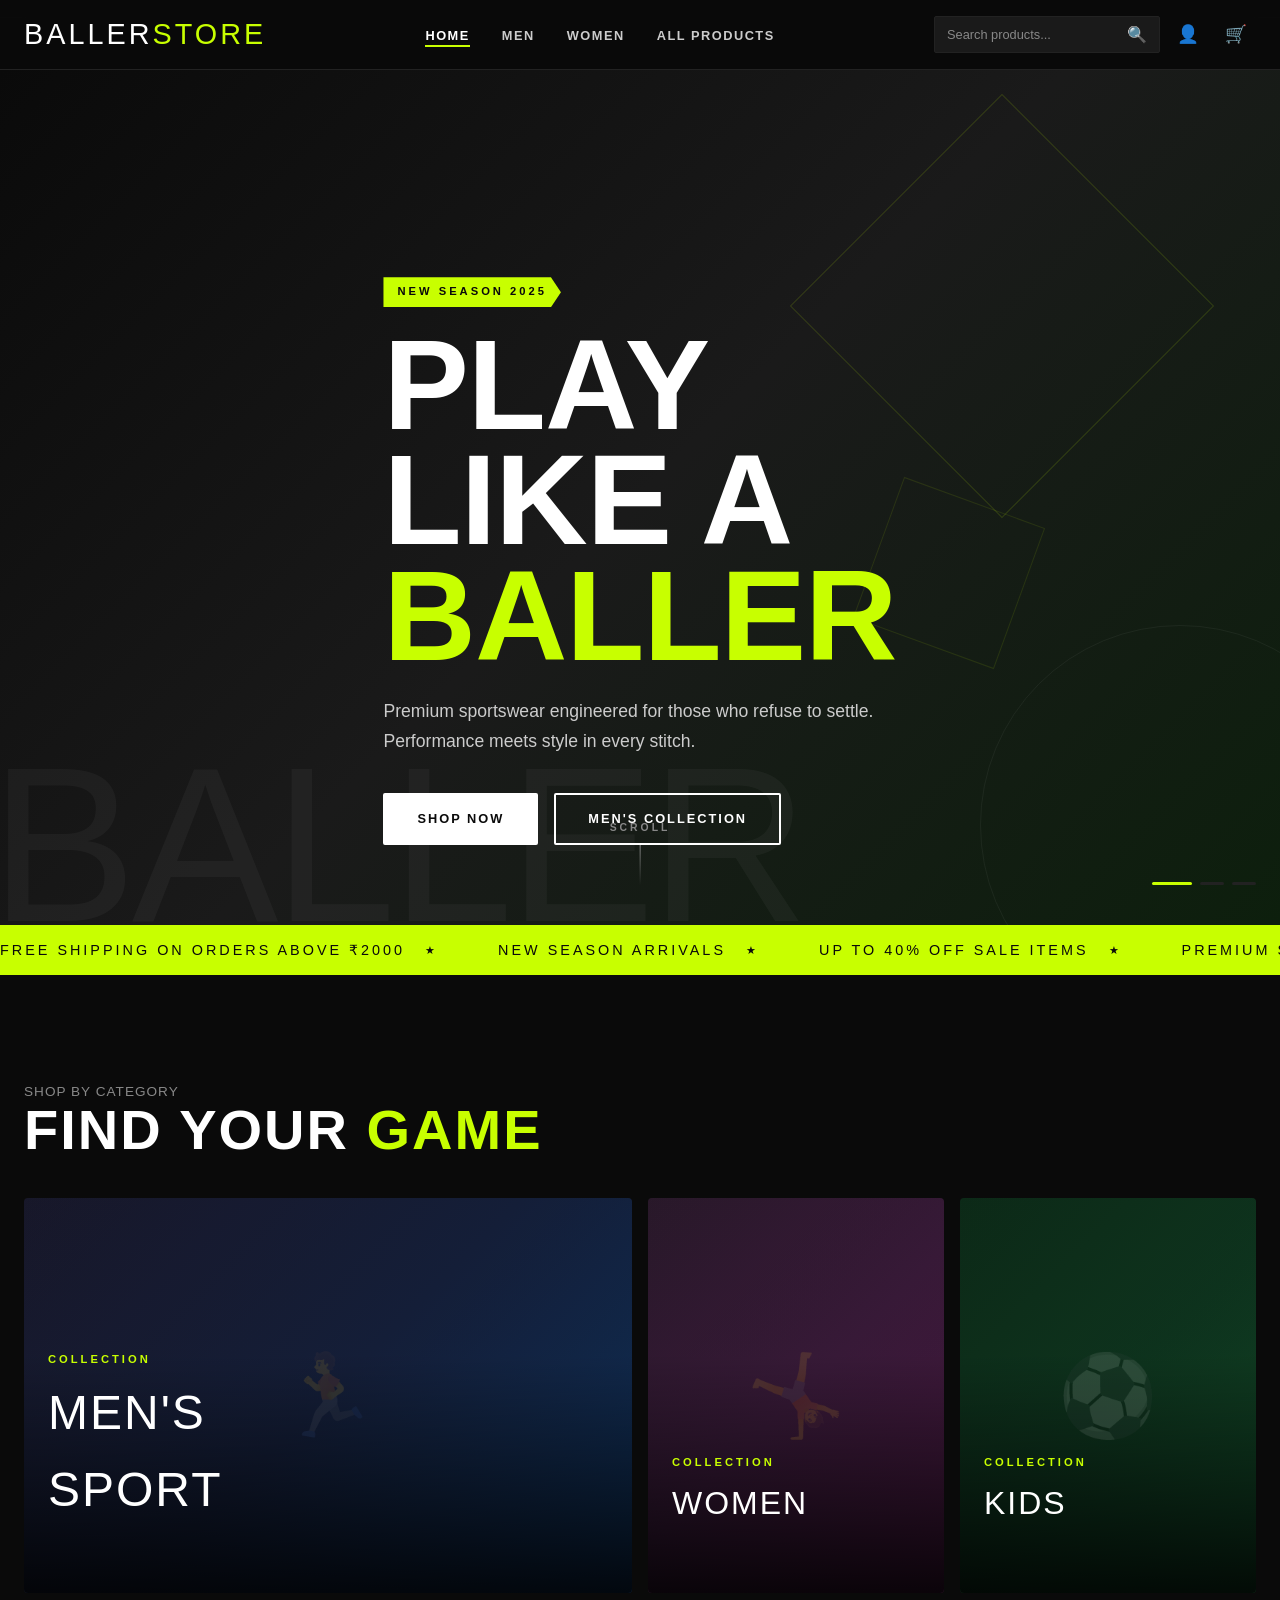
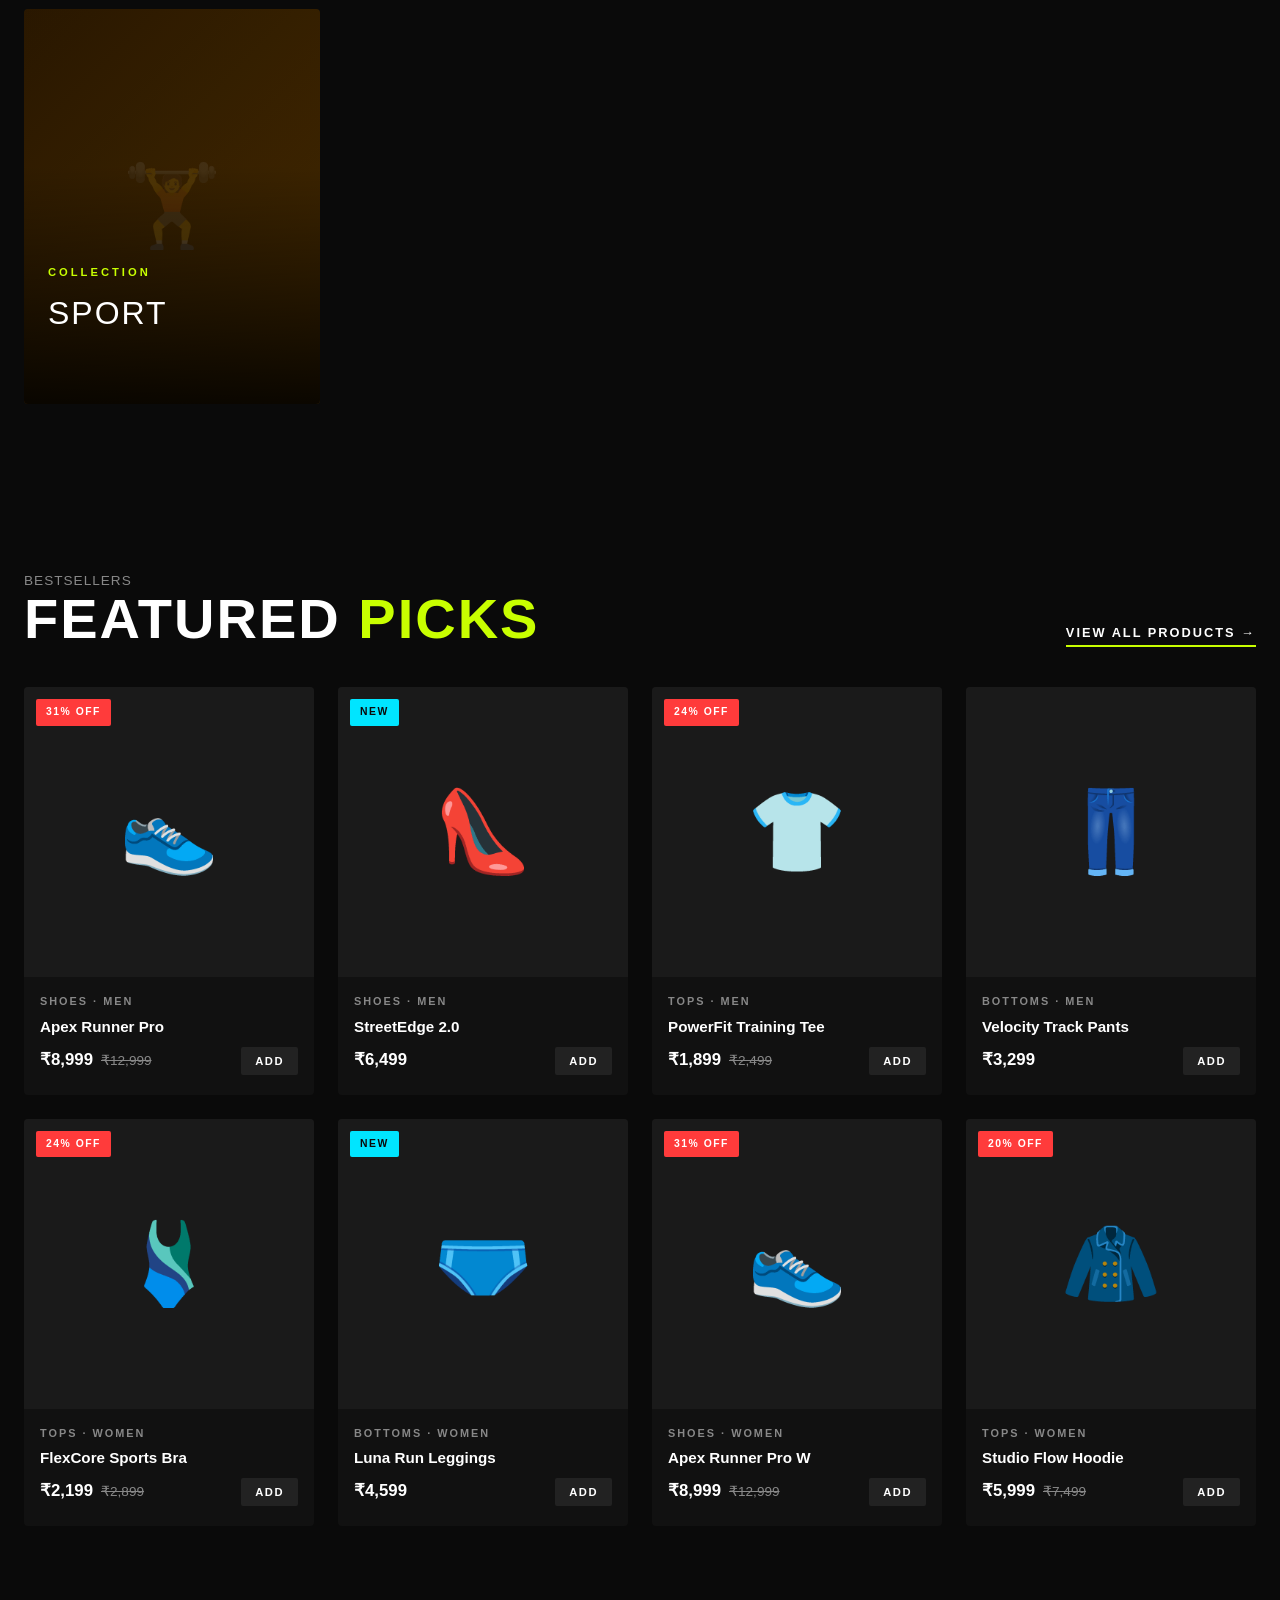
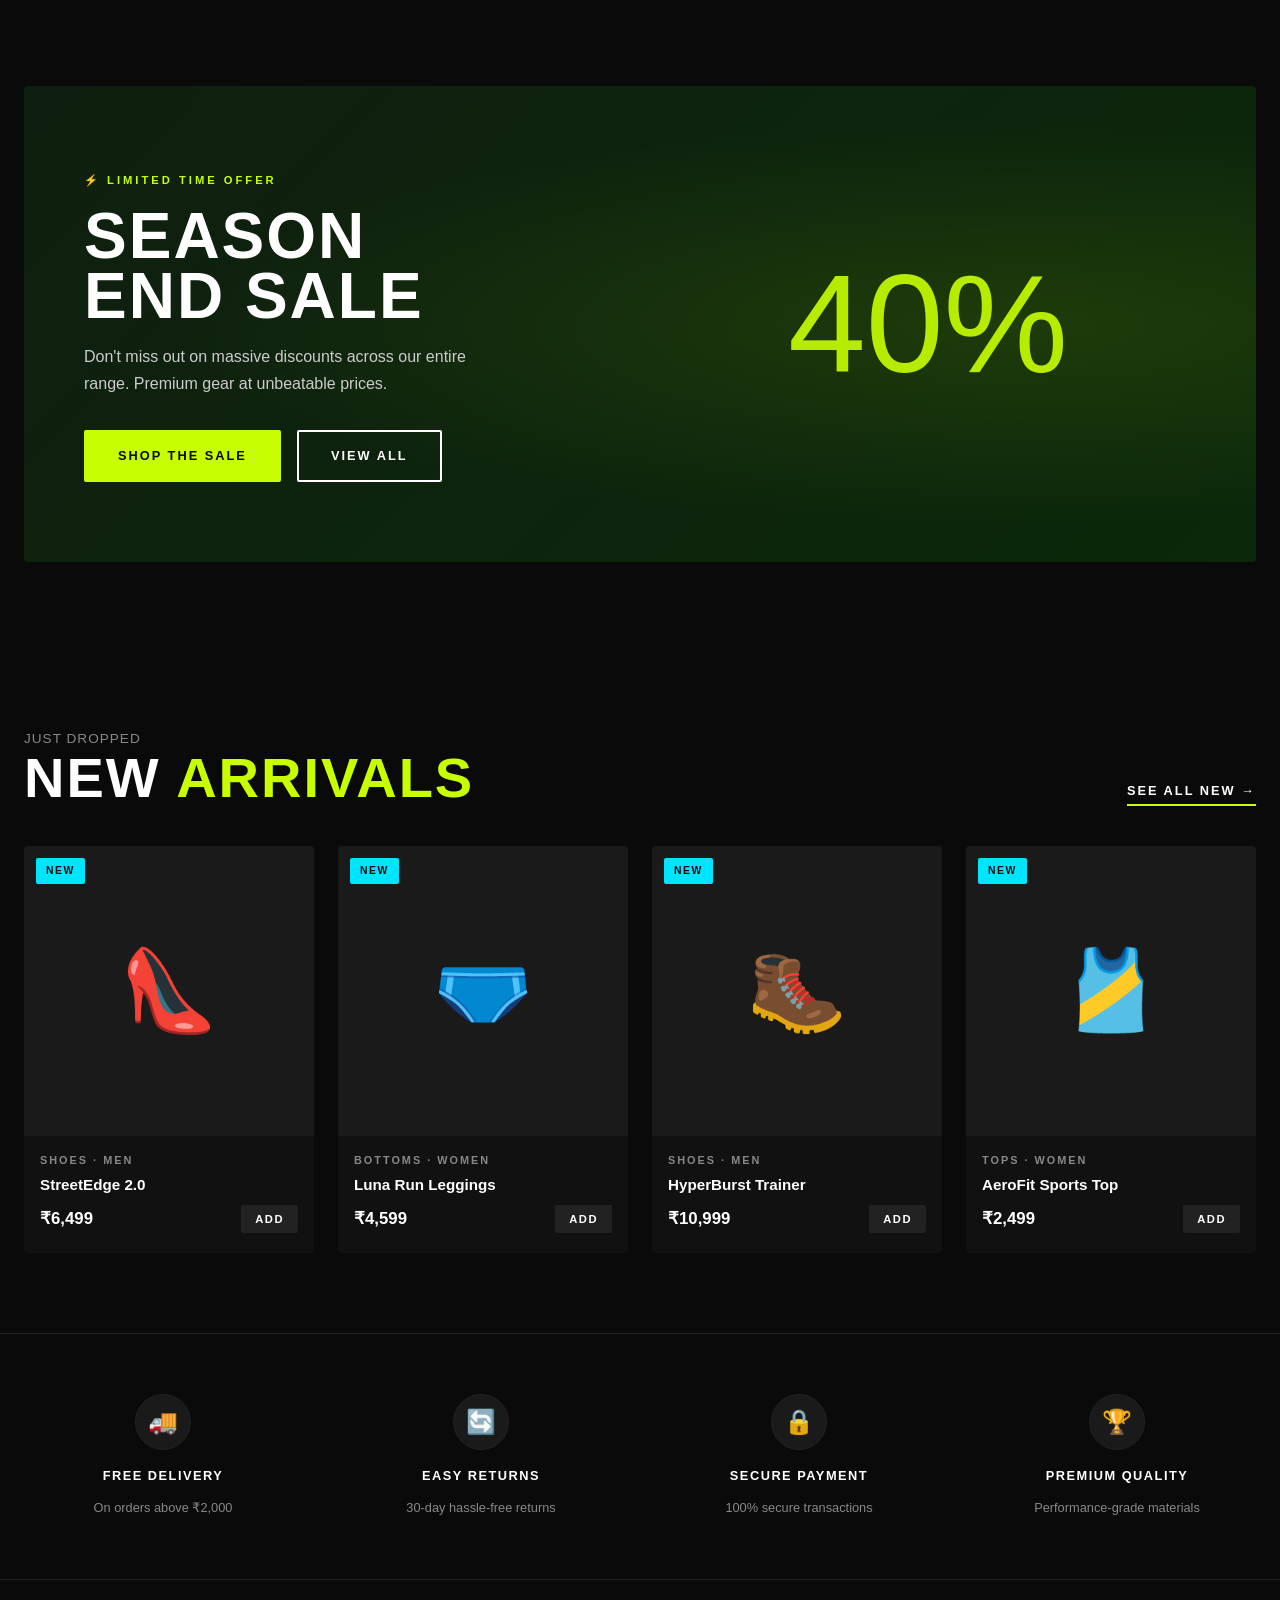
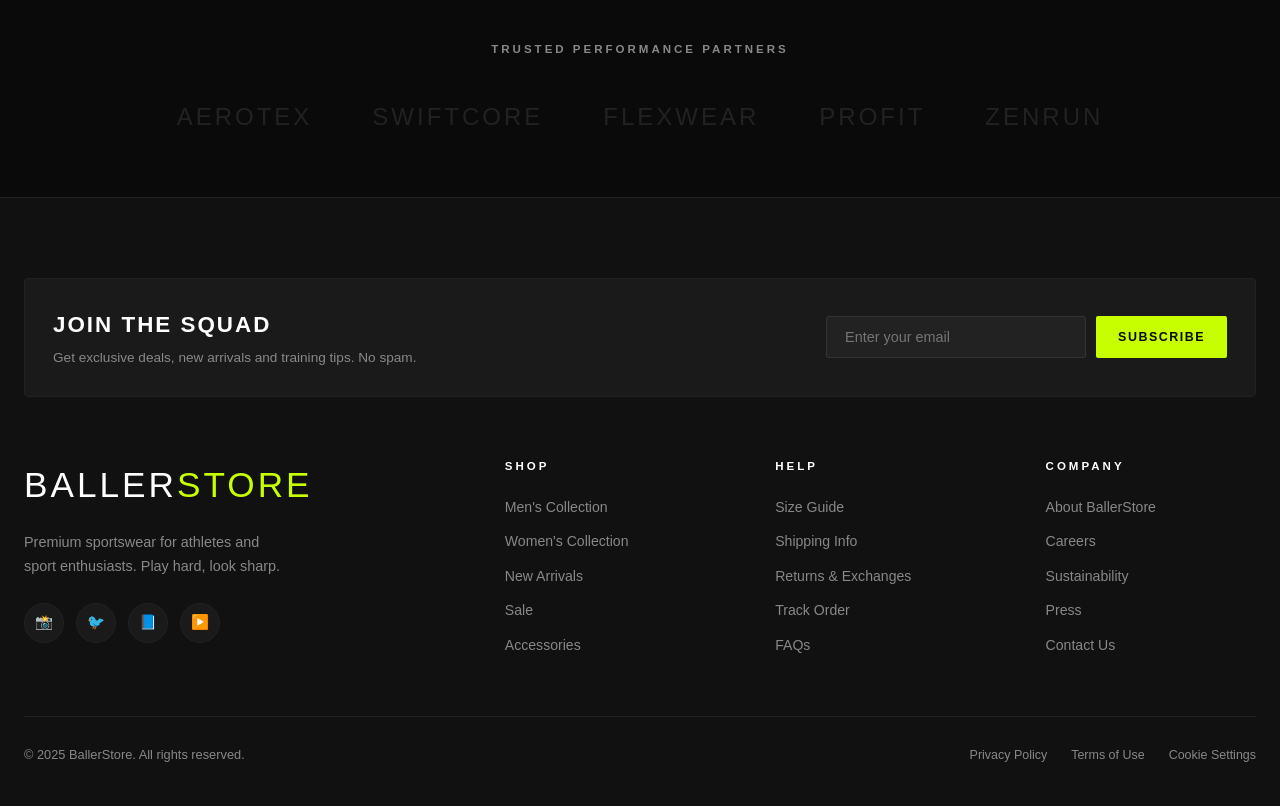
<file: index.html>
<!DOCTYPE html>
<html lang="en">
<head>
  <meta charset="UTF-8">
  <meta name="viewport" content="width=device-width, initial-scale=1.0">
  <title>BallerStore — Premium Sportswear</title>
  <link rel="stylesheet" href="styles.css">
  <link rel="icon" href="data:image/svg+xml,<svg xmlns='http://www.w3.org/2000/svg' viewBox='0 0 100 100'><text y='.9em' font-size='90'>⚡</text></svg>">


<!-- Google Tag Manager -->
<script>(function(w,d,s,l,i){w[l]=w[l]||[];w[l].push({'gtm.start':
new Date().getTime(),event:'gtm.js'});var f=d.getElementsByTagName(s)[0],
j=d.createElement(s),dl=l!='dataLayer'?'&l='+l:'';j.async=true;j.src=
'https://www.googletagmanager.com/gtm.js?id='+i+dl;f.parentNode.insertBefore(j,f);
})(window,document,'script','dataLayer','GTM-TRL3L2GH');</script>
<!-- End Google Tag Manager -->



</head>
<body>
  <!-- Google Tag Manager (noscript) -->
<noscript><iframe src="https://www.googletagmanager.com/ns.html?id=GTM-TRL3L2GH"
height="0" width="0" style="display:none;visibility:hidden"></iframe></noscript>
<!-- End Google Tag Manager (noscript) -->

  <!-- LOADER -->
  <div id="loader">
    <div class="loader-content">
      <div class="loader-logo">BALLER<span>STORE</span></div>
      <div class="loader-bar"></div>
    </div>
  </div>

  <!-- TOAST CONTAINER -->
  <div id="toast-container"></div>

  <!-- NAVBAR -->
  <nav class="navbar">
    <div class="nav-inner">
      <a href="index.html" class="nav-logo">BALLER<span>STORE</span></a>
      <ul class="nav-links">
        <li><a href="index.html" class="active">Home</a></li>
        <li><a href="men.html">Men</a></li>
        <li><a href="women.html">Women</a></li>
        <li><a href="products.html">All Products</a></li>
      </ul>
      <div class="nav-actions">
        <form class="nav-search-form" onsubmit="return false;">
          <input type="text" placeholder="Search products...">
          <button type="submit">🔍</button>
        </form>
        <a href="auth.html" class="nav-icon-btn auth-link" title="Login">👤</a>
        <a href="cart.html" class="nav-icon-btn" title="Cart">
          🛒
          <span class="cart-badge">0</span>
        </a>
      </div>
      <div class="hamburger">
        <span></span><span></span><span></span>
      </div>
    </div>
  </nav>

  <!-- MOBILE NAV -->
  <div class="mobile-nav">
    <form class="mobile-search" onsubmit="return false;">
      <input type="text" placeholder="Search products...">
      <button type="submit">🔍</button>
    </form>
    <a href="index.html">Home</a>
    <a href="men.html">Men</a>
    <a href="women.html">Women</a>
    <a href="products.html">All Products</a>
    <a href="cart.html">Cart</a>
    <a href="auth.html">Login / Signup</a>
  </div>

  <!-- MAIN CONTENT -->
  <main class="page-wrapper">

    <!-- HERO SECTION -->
    <section class="hero">
      <div class="hero-slides">
        <div class="hero-slide hero-slide-1 active"></div>
        <div class="hero-slide hero-slide-2"></div>
        <div class="hero-slide hero-slide-3"></div>
      </div>
      <div class="hero-shapes">
        <div class="hero-shape hero-shape-1"></div>
        <div class="hero-shape hero-shape-2"></div>
        <div class="hero-shape hero-shape-3"></div>
      </div>
      <div class="hero-bg-text">BALLER</div>
      <div class="container">
        <div class="hero-content">
          <div class="hero-tag">New Season 2025</div>
          <h1 class="hero-title">
            PLAY<br>LIKE A<br><span>BALLER</span>
          </h1>
          <p class="hero-subtitle">
            Premium sportswear engineered for those who refuse to settle. 
            Performance meets style in every stitch.
          </p>
          <div class="hero-actions">
            <a href="products.html" class="btn btn-primary">Shop Now</a>
            <a href="men.html" class="btn btn-outline">Men's Collection</a>
          </div>
        </div>
      </div>
      <div class="hero-indicator">
        <div class="hero-dot active"></div>
        <div class="hero-dot"></div>
        <div class="hero-dot"></div>
      </div>
      <div class="hero-scroll">Scroll</div>
    </section>

    <!-- TICKER -->
    <div class="ticker">
      <div class="ticker-inner">
        <span class="ticker-item">FREE SHIPPING ON ORDERS ABOVE ₹2000</span>
        <span class="ticker-item">NEW SEASON ARRIVALS</span>
        <span class="ticker-item">UP TO 40% OFF SALE ITEMS</span>
        <span class="ticker-item">PREMIUM SPORTSWEAR</span>
        <span class="ticker-item">30-DAY EASY RETURNS</span>
        <span class="ticker-item">FREE SHIPPING ON ORDERS ABOVE ₹2000</span>
        <span class="ticker-item">NEW SEASON ARRIVALS</span>
        <span class="ticker-item">UP TO 40% OFF SALE ITEMS</span>
        <span class="ticker-item">PREMIUM SPORTSWEAR</span>
        <span class="ticker-item">30-DAY EASY RETURNS</span>
      </div>
    </div>

    <!-- CATEGORIES SECTION -->
    <section class="category-section">
      <div class="container">
        <div class="section-header reveal">
          <div>
            <div class="section-subtitle">Shop By Category</div>
            <h2 class="section-title">FIND YOUR <span>GAME</span></h2>
          </div>
        </div>
        <div class="category-grid">
          <!-- Men - Featured -->
          <div class="category-card cat-men featured reveal" onclick="window.location='men.html'">
            <div class="category-card-bg"></div>
            <div class="category-card-overlay"></div>
            <div class="cat-icon">🏃</div>
            <div class="category-card-content">
              <div class="category-card-label">Collection</div>
              <div class="category-card-title">MEN'S<br>SPORT</div>
              <a href="men.html" class="category-card-cta">Shop Men →</a>
            </div>
          </div>
          <!-- Women -->
          <div class="category-card cat-women reveal reveal-delay-1" onclick="window.location='women.html'">
            <div class="category-card-bg"></div>
            <div class="category-card-overlay"></div>
            <div class="cat-icon">🤸</div>
            <div class="category-card-content">
              <div class="category-card-label">Collection</div>
              <div class="category-card-title">WOMEN</div>
              <a href="women.html" class="category-card-cta">Shop Women →</a>
            </div>
          </div>
          <!-- Kids -->
          <div class="category-card cat-kids reveal reveal-delay-2" onclick="window.location='products.html?category=kids'">
            <div class="category-card-bg"></div>
            <div class="category-card-overlay"></div>
            <div class="cat-icon">⚽</div>
            <div class="category-card-content">
              <div class="category-card-label">Collection</div>
              <div class="category-card-title">KIDS</div>
              <a href="products.html" class="category-card-cta">Shop Kids →</a>
            </div>
          </div>
          <!-- Sports -->
          <div class="category-card cat-sports reveal reveal-delay-3" onclick="window.location='products.html'">
            <div class="category-card-bg"></div>
            <div class="category-card-overlay"></div>
            <div class="cat-icon">🏋️</div>
            <div class="category-card-content">
              <div class="category-card-label">Collection</div>
              <div class="category-card-title">SPORT</div>
              <a href="products.html" class="category-card-cta">Shop Sport →</a>
            </div>
          </div>
        </div>
      </div>
    </section>

    <!-- FEATURED PRODUCTS -->
    <section class="products-section">
      <div class="container">
        <div class="section-header reveal">
          <div>
            <div class="section-subtitle">Bestsellers</div>
            <h2 class="section-title">FEATURED <span>PICKS</span></h2>
          </div>
          <a href="products.html" class="section-link">View All Products →</a>
        </div>
        <div class="products-grid" id="featured-products">
          <!-- Populated by JS -->
        </div>
      </div>
    </section>

    <!-- PROMO BANNER -->
    <section class="container">
      <div class="promo-banner reveal">
        <div class="promo-banner-text">
          <div class="promo-tag">⚡ Limited Time Offer</div>
          <h2 class="promo-title">SEASON<br>END SALE</h2>
          <p class="promo-desc">Don't miss out on massive discounts across our entire range. Premium gear at unbeatable prices.</p>
          <div style="display:flex;gap:16px;flex-wrap:wrap">
            <a href="products.html" class="btn btn-accent">Shop the Sale</a>
            <a href="products.html" class="btn btn-outline">View All</a>
          </div>
        </div>
        <div class="promo-banner-visual">
          <div class="promo-number">40%</div>
        </div>
      </div>
    </section>

    <!-- NEW ARRIVALS -->
    <section class="products-section">
      <div class="container">
        <div class="section-header reveal">
          <div>
            <div class="section-subtitle">Just Dropped</div>
            <h2 class="section-title">NEW <span>ARRIVALS</span></h2>
          </div>
          <a href="products.html" class="section-link">See All New →</a>
        </div>
        <div class="products-grid" id="new-arrivals">
          <!-- Populated by JS -->
        </div>
      </div>
    </section>

    <!-- FEATURES STRIP -->
    <section class="features-strip">
      <div class="container">
        <div class="features-grid">
          <div class="feature-item reveal">
            <div class="feature-icon">🚚</div>
            <div class="feature-title">Free Delivery</div>
            <div class="feature-text">On orders above ₹2,000</div>
          </div>
          <div class="feature-item reveal reveal-delay-1">
            <div class="feature-icon">🔄</div>
            <div class="feature-title">Easy Returns</div>
            <div class="feature-text">30-day hassle-free returns</div>
          </div>
          <div class="feature-item reveal reveal-delay-2">
            <div class="feature-icon">🔒</div>
            <div class="feature-title">Secure Payment</div>
            <div class="feature-text">100% secure transactions</div>
          </div>
          <div class="feature-item reveal reveal-delay-3">
            <div class="feature-icon">🏆</div>
            <div class="feature-title">Premium Quality</div>
            <div class="feature-text">Performance-grade materials</div>
          </div>
        </div>
      </div>
    </section>

    <!-- BRANDS SECTION -->
    <section class="brands-section">
      <div class="container">
        <div class="brands-label">Trusted Performance Partners</div>
        <div class="brands-grid">
          <div class="brand-item">AEROTEX</div>
          <div class="brand-item">SWIFTCORE</div>
          <div class="brand-item">FLEXWEAR</div>
          <div class="brand-item">PROFIT</div>
          <div class="brand-item">ZENRUN</div>
        </div>
      </div>
    </section>

  </main>

  <!-- FOOTER -->
  <footer>
    <div class="container">
      <div class="footer-newsletter reveal">
        <div class="newsletter-text">
          <h3>JOIN THE SQUAD</h3>
          <p>Get exclusive deals, new arrivals and training tips. No spam.</p>
        </div>
        <div class="newsletter-form">
          <input type="email" class="newsletter-input" placeholder="Enter your email">
          <button class="newsletter-btn" onclick="showToast('Thanks for subscribing! 🎉','success')">Subscribe</button>
        </div>
      </div>
      <div class="footer-grid">
        <div class="footer-brand">
          <div class="footer-logo">BALLER<span>STORE</span></div>
          <p class="footer-tagline">Premium sportswear for athletes and sport enthusiasts. Play hard, look sharp.</p>
          <div class="footer-socials">
            <div class="social-icon" title="Instagram">📸</div>
            <div class="social-icon" title="Twitter">🐦</div>
            <div class="social-icon" title="Facebook">📘</div>
            <div class="social-icon" title="YouTube">▶️</div>
          </div>
        </div>
        <div>
          <div class="footer-col-title">Shop</div>
          <div class="footer-links">
            <a href="men.html">Men's Collection</a>
            <a href="women.html">Women's Collection</a>
            <a href="products.html">New Arrivals</a>
            <a href="products.html">Sale</a>
            <a href="products.html">Accessories</a>
          </div>
        </div>
        <div>
          <div class="footer-col-title">Help</div>
          <div class="footer-links">
            <a href="#">Size Guide</a>
            <a href="#">Shipping Info</a>
            <a href="#">Returns & Exchanges</a>
            <a href="#">Track Order</a>
            <a href="#">FAQs</a>
          </div>
        </div>
        <div>
          <div class="footer-col-title">Company</div>
          <div class="footer-links">
            <a href="#">About BallerStore</a>
            <a href="#">Careers</a>
            <a href="#">Sustainability</a>
            <a href="#">Press</a>
            <a href="#">Contact Us</a>
          </div>
        </div>
      </div>
      <div class="footer-bottom">
        <div class="footer-copy">© 2025 BallerStore. All rights reserved.</div>
        <div class="footer-legal">
          <a href="#">Privacy Policy</a>
          <a href="#">Terms of Use</a>
          <a href="#">Cookie Settings</a>
        </div>
      </div>
    </div>
  </footer>

  <script src="script.js"></script>


<!-- Google tag (gtag.js) -->
<script async src="https://www.googletagmanager.com/gtag/js?id=G-6EL9BB2M70"></script>
<script>
  window.dataLayer = window.dataLayer || [];
  function gtag(){dataLayer.push(arguments);}
  gtag('js', new Date());

  gtag('config', 'G-6EL9BB2M70');
</script>


  
</body>
</html>
</file>
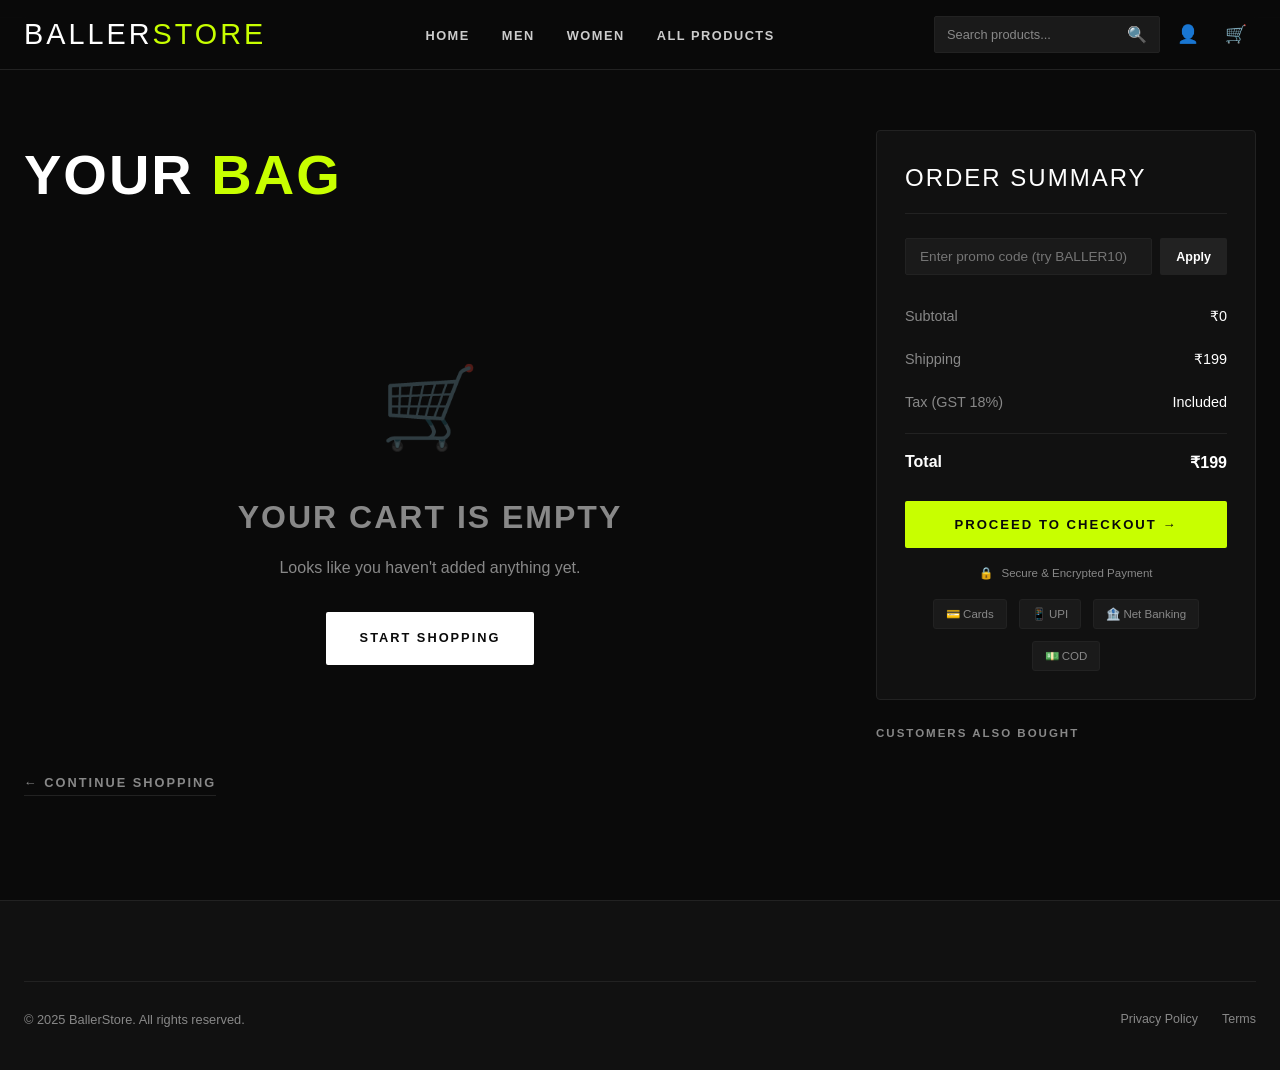
<file: cart.html>
<!DOCTYPE html>
<html lang="en">
<head>
  <meta charset="UTF-8">
  <meta name="viewport" content="width=device-width, initial-scale=1.0">
  <title>Cart — BallerStore</title>
  <link rel="stylesheet" href="styles.css">
  <link rel="icon" href="data:image/svg+xml,<svg xmlns='http://www.w3.org/2000/svg' viewBox='0 0 100 100'><text y='.9em' font-size='90'>⚡</text></svg>">

<!-- Google Tag Manager -->
<script>(function(w,d,s,l,i){w[l]=w[l]||[];w[l].push({'gtm.start':
new Date().getTime(),event:'gtm.js'});var f=d.getElementsByTagName(s)[0],
j=d.createElement(s),dl=l!='dataLayer'?'&l='+l:'';j.async=true;j.src=
'https://www.googletagmanager.com/gtm.js?id='+i+dl;f.parentNode.insertBefore(j,f);
})(window,document,'script','dataLayer','GTM-TRL3L2GH');</script>
<!-- End Google Tag Manager -->



</head>
<body>
  <!-- Google Tag Manager (noscript) -->
<noscript><iframe src="https://www.googletagmanager.com/ns.html?id=GTM-TRL3L2GH"
height="0" width="0" style="display:none;visibility:hidden"></iframe></noscript>
<!-- End Google Tag Manager (noscript) -->
  <div id="loader"><div class="loader-content"><div class="loader-logo">BALLER<span>STORE</span></div><div class="loader-bar"></div></div></div>
  <div id="toast-container"></div>

  <nav class="navbar">
    <div class="nav-inner">
      <a href="index.html" class="nav-logo">BALLER<span>STORE</span></a>
      <ul class="nav-links">
        <li><a href="index.html">Home</a></li>
        <li><a href="men.html">Men</a></li>
        <li><a href="women.html">Women</a></li>
        <li><a href="products.html">All Products</a></li>
      </ul>
      <div class="nav-actions">
        <form class="nav-search-form" onsubmit="return false;"><input type="text" placeholder="Search products..."><button type="submit">🔍</button></form>
        <a href="auth.html" class="nav-icon-btn auth-link" title="Login">👤</a>
        <a href="cart.html" class="nav-icon-btn" title="Cart">🛒<span class="cart-badge">0</span></a>
      </div>
      <div class="hamburger"><span></span><span></span><span></span></div>
    </div>
  </nav>
  <div class="mobile-nav">
    <form class="mobile-search" onsubmit="return false;"><input type="text" placeholder="Search..."><button type="submit">🔍</button></form>
    <a href="index.html">Home</a><a href="men.html">Men</a><a href="women.html">Women</a><a href="products.html">All Products</a><a href="cart.html">Cart</a><a href="auth.html">Login</a>
  </div>

  <main class="page-wrapper">
    <div class="container">
      <div class="cart-layout">
        <!-- CART ITEMS -->
        <div>
          <div class="cart-header-row">
            <h1 class="cart-title">YOUR <span style="color:var(--accent)">BAG</span></h1>
            <button type="button" id="remove-all-btn" class="cart-clear-btn">Remove All</button>
          </div>
          <div id="cart-items">
            <!-- Populated by JS -->
          </div>
          <div style="margin-top:24px;">
            <a href="products.html" style="font-size:0.8rem;font-weight:700;letter-spacing:2px;text-transform:uppercase;color:var(--gray);display:inline-flex;align-items:center;gap:8px;border-bottom:1px solid var(--dark3);padding-bottom:2px;transition:color .2s;" onmouseover="this.style.color='var(--white)'" onmouseout="this.style.color='var(--gray)'">← Continue Shopping</a>
          </div>
        </div>

        <!-- CART SUMMARY -->
        <div>
          <div class="cart-summary" id="cart-summary">
            <div class="cart-summary-title">ORDER SUMMARY</div>

            <div class="coupon-row">
              <input type="text" class="coupon-input" placeholder="Enter promo code (try BALLER10)">
              <button class="coupon-btn">Apply</button>
            </div>

            <div class="summary-row">
              <span class="label">Subtotal</span>
              <span id="summary-subtotal">₹0</span>
            </div>
            <div class="summary-row">
              <span class="label">Shipping</span>
              <span id="summary-shipping">₹199</span>
            </div>
            <div class="summary-row">
              <span class="label">Tax (GST 18%)</span>
              <span>Included</span>
            </div>
            <div class="summary-row bold">
              <span class="label">Total</span>
              <span id="summary-total">₹0</span>
            </div>

            <a href="checkout.html">
              <button class="checkout-btn-main">
                Proceed to Checkout →
              </button>
            </a>

            <div class="secure-badges">
              <span>🔒</span>
              <span>Secure & Encrypted Payment</span>
            </div>

            <div style="display:flex;justify-content:center;gap:12px;margin-top:16px;flex-wrap:wrap;">
              <div style="background:var(--dark2);border:1px solid var(--dark3);border-radius:3px;padding:5px 12px;font-size:0.72rem;color:var(--gray);">💳 Cards</div>
              <div style="background:var(--dark2);border:1px solid var(--dark3);border-radius:3px;padding:5px 12px;font-size:0.72rem;color:var(--gray);">📱 UPI</div>
              <div style="background:var(--dark2);border:1px solid var(--dark3);border-radius:3px;padding:5px 12px;font-size:0.72rem;color:var(--gray);">🏦 Net Banking</div>
              <div style="background:var(--dark2);border:1px solid var(--dark3);border-radius:3px;padding:5px 12px;font-size:0.72rem;color:var(--gray);">💵 COD</div>
            </div>
          </div>

          <!-- You Might Like -->
          <div style="margin-top:24px;">
            <div style="font-size:0.72rem;font-weight:700;letter-spacing:2px;text-transform:uppercase;color:var(--gray);margin-bottom:16px;">Customers Also Bought</div>
            <div id="cart-suggestions" style="display:flex;flex-direction:column;gap:12px;">
              <!-- Populated by JS -->
            </div>
          </div>
        </div>
      </div>
    </div>
  </main>

  <footer>
    <div class="container">
      <div class="footer-bottom" style="padding:28px 0 0;"><div class="footer-copy">© 2025 BallerStore. All rights reserved.</div><div class="footer-legal"><a href="#">Privacy Policy</a><a href="#">Terms</a></div></div>
    </div>
  </footer>

  <script src="script.js"></script>
  <script>
    // Cart suggestions
    document.addEventListener('DOMContentLoaded', () => {
      setTimeout(() => {
        const suggestionsEl = document.getElementById('cart-suggestions');
        if (!suggestionsEl || !window.PRODUCTS) return;
        const suggestions = PRODUCTS.filter(p => p.badge === 'sale').slice(0, 3);
        suggestionsEl.innerHTML = suggestions.map(p => `
          <div onclick="window.location='product-detail.html?id=${p.id}'" style="display:flex;align-items:center;gap:12px;background:var(--dark);border:1px solid var(--dark3);border-radius:4px;padding:12px;cursor:pointer;transition:border-color .2s;" onmouseover="this.style.borderColor='var(--dark3)'" onmouseout="this.style.borderColor='var(--dark3)'">
            <div style="width:50px;height:50px;background:var(--dark2);border-radius:2px;display:flex;align-items:center;justify-content:center;font-size:1.5rem;flex-shrink:0;">${p.icon}</div>
            <div style="flex:1;">
              <div style="font-size:.82rem;font-weight:600;margin-bottom:2px;">${p.name}</div>
              <div style="font-size:.75rem;color:var(--gray);">${formatPrice(p.price)}</div>
            </div>
            <button onclick="event.stopPropagation();quickAddToCart(event,${p.id})" style="background:var(--dark3);color:var(--white);border:none;padding:6px 10px;border-radius:2px;font-size:.7rem;font-weight:700;cursor:pointer;">+ Add</button>
          </div>
        `).join('');
      }, 300);
    });
  </script>



<!-- Google tag (gtag.js) -->
<script async src="https://www.googletagmanager.com/gtag/js?id=G-6EL9BB2M70"></script>
<script>
  window.dataLayer = window.dataLayer || [];
  function gtag(){dataLayer.push(arguments);}
  gtag('js', new Date());

  gtag('config', 'G-6EL9BB2M70');
</script>

  
</body>
</html>
</file>
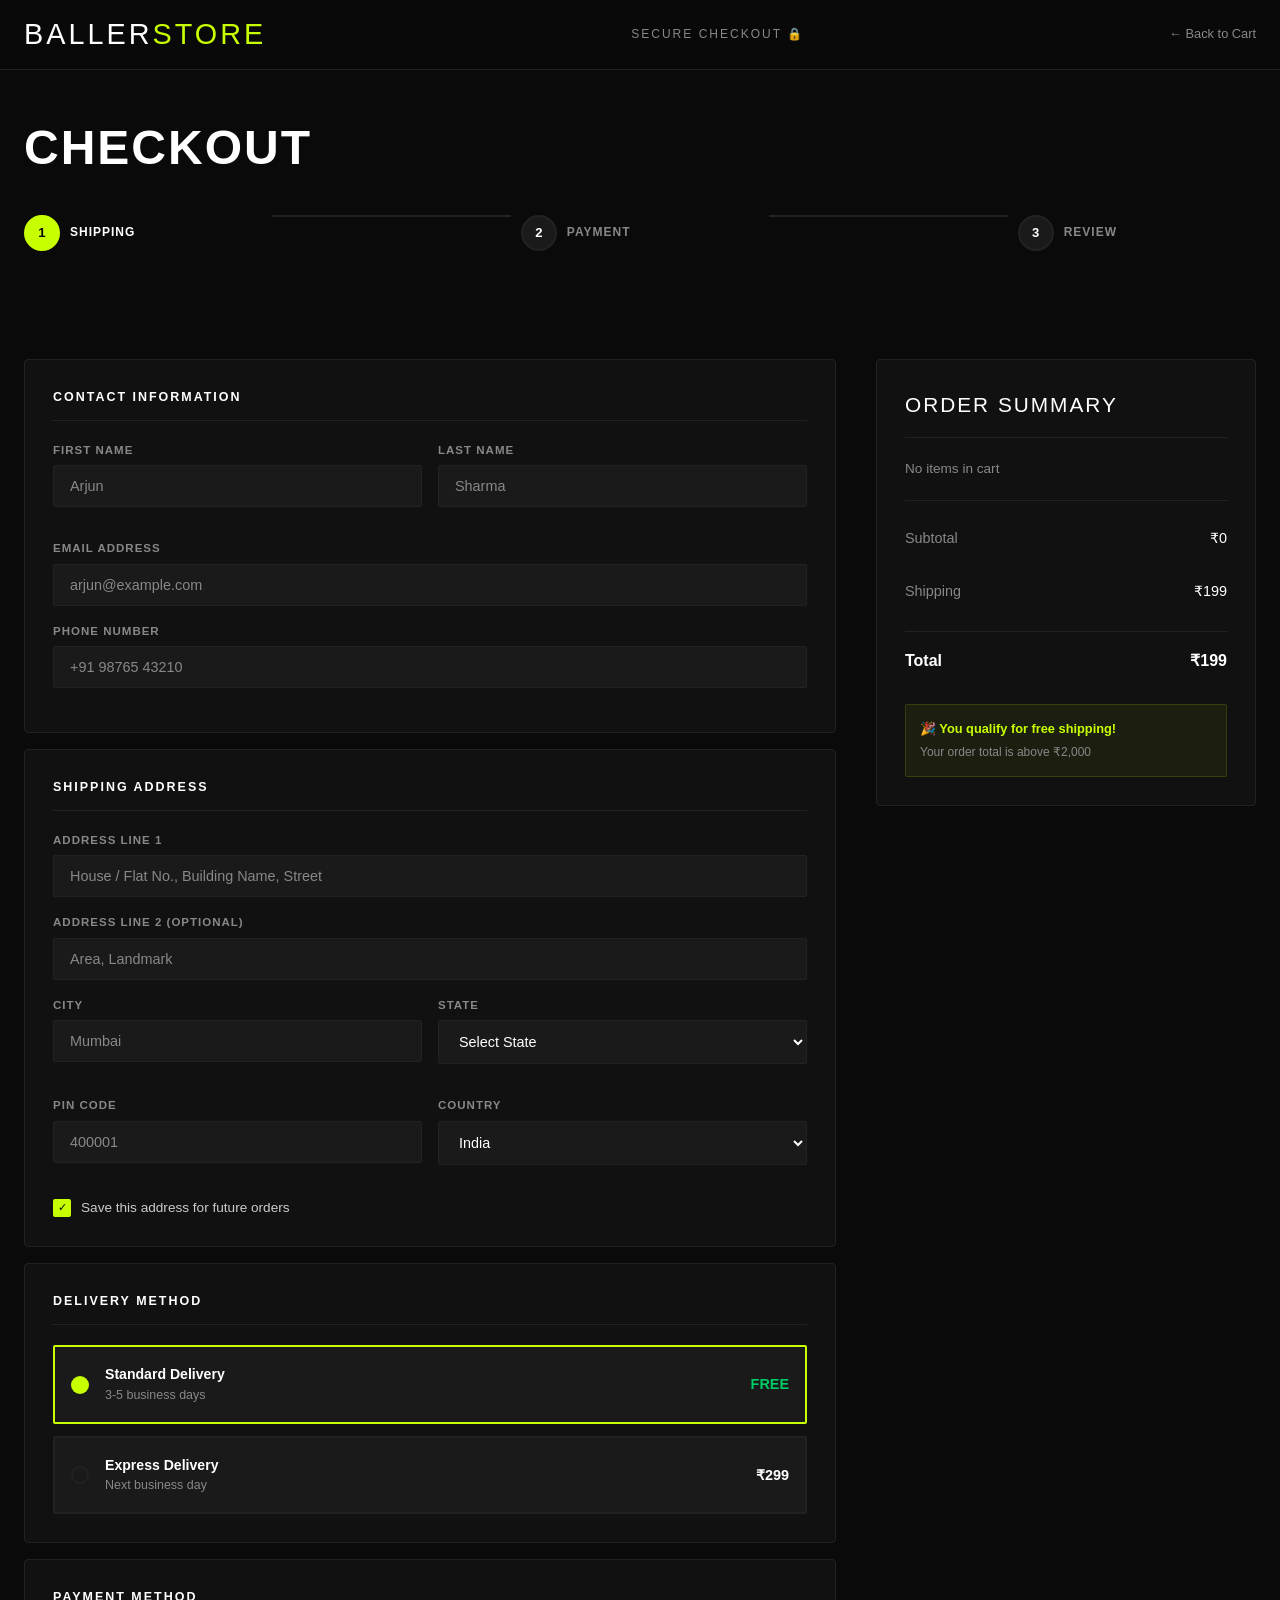
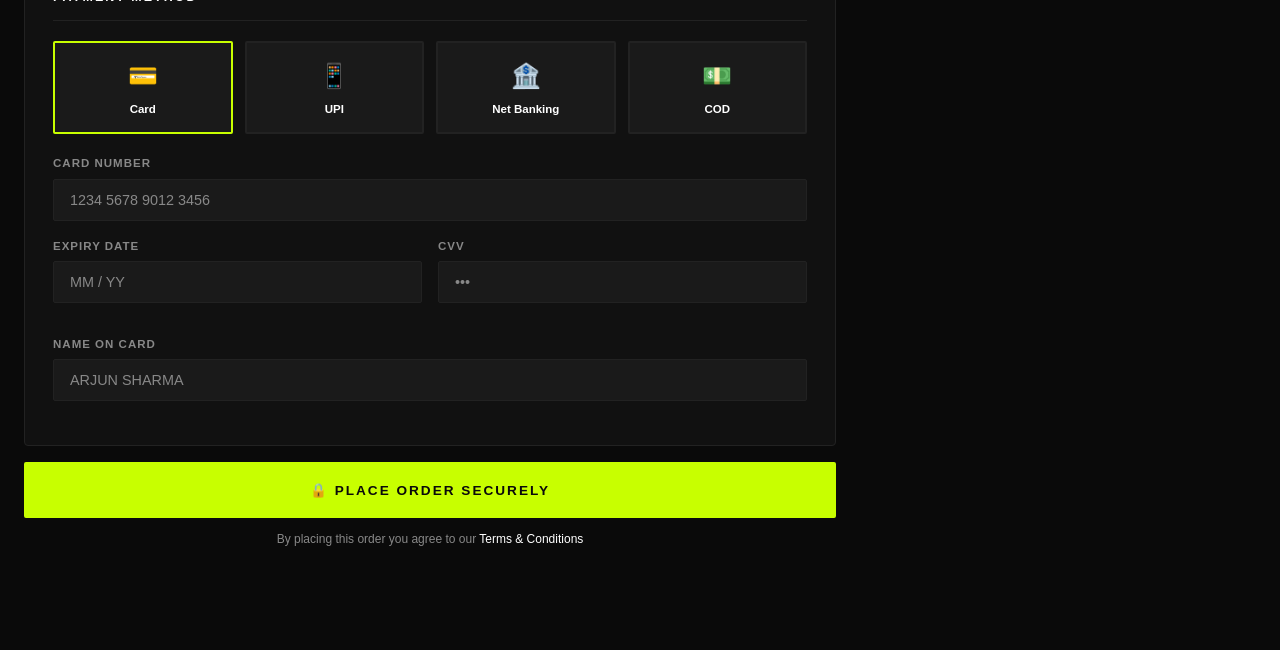
<file: checkout.html>
<!DOCTYPE html>
<html lang="en">
<head>
  <meta charset="UTF-8">
  <meta name="viewport" content="width=device-width, initial-scale=1.0">
  <title>Checkout — BallerStore</title>
  <link rel="stylesheet" href="styles.css">
  <link rel="icon" href="data:image/svg+xml,<svg xmlns='http://www.w3.org/2000/svg' viewBox='0 0 100 100'><text y='.9em' font-size='90'>⚡</text></svg>">


<!-- Google Tag Manager -->
<script>(function(w,d,s,l,i){w[l]=w[l]||[];w[l].push({'gtm.start':
new Date().getTime(),event:'gtm.js'});var f=d.getElementsByTagName(s)[0],
j=d.createElement(s),dl=l!='dataLayer'?'&l='+l:'';j.async=true;j.src=
'https://www.googletagmanager.com/gtm.js?id='+i+dl;f.parentNode.insertBefore(j,f);
})(window,document,'script','dataLayer','GTM-TRL3L2GH');</script>
<!-- End Google Tag Manager -->


</head>
<body>
  <!-- Google Tag Manager (noscript) -->
<noscript><iframe src="https://www.googletagmanager.com/ns.html?id=GTM-TRL3L2GH"
height="0" width="0" style="display:none;visibility:hidden"></iframe></noscript>
<!-- End Google Tag Manager (noscript) -->
  <div id="loader"><div class="loader-content"><div class="loader-logo">BALLER<span>STORE</span></div><div class="loader-bar"></div></div></div>
  <div id="toast-container"></div>

  <!-- Minimal Nav for Checkout -->
  <nav class="navbar">
    <div class="nav-inner">
      <a href="index.html" class="nav-logo">BALLER<span>STORE</span></a>
      <div style="font-size:0.75rem;color:var(--gray);letter-spacing:2px;text-transform:uppercase;">Secure Checkout 🔒</div>
      <a href="cart.html" style="font-size:0.8rem;color:var(--gray);">← Back to Cart</a>
    </div>
  </nav>

  <main class="page-wrapper">
    <div class="container">
      <div style="padding:40px 0 20px;">
        <h1 style="font-family:var(--font-display);font-size:clamp(2rem,5vw,3rem);letter-spacing:2px;margin-bottom:8px;">CHECKOUT</h1>
        <!-- Steps -->
        <div class="checkout-steps" style="margin:28px 0;">
          <div class="checkout-step active">
            <div class="step-num">1</div>
            <div class="step-label">Shipping</div>
          </div>
          <div class="step-line"></div>
          <div class="checkout-step">
            <div class="step-num">2</div>
            <div class="step-label">Payment</div>
          </div>
          <div class="step-line"></div>
          <div class="checkout-step">
            <div class="step-num">3</div>
            <div class="step-label">Review</div>
          </div>
        </div>
      </div>

      <div class="checkout-layout">
        <!-- LEFT: FORMS -->
        <div>
          <!-- Contact -->
          <div class="form-section">
            <div class="form-section-title">Contact Information</div>
            <div class="form-row">
              <div class="form-group">
                <label>First Name</label>
                <input type="text" class="form-input" placeholder="Arjun">
              </div>
              <div class="form-group">
                <label>Last Name</label>
                <input type="text" class="form-input" placeholder="Sharma">
              </div>
            </div>
            <div class="form-group">
              <label>Email Address</label>
              <input type="email" class="form-input" placeholder="arjun@example.com">
            </div>
            <div class="form-group">
              <label>Phone Number</label>
              <input type="tel" class="form-input" placeholder="+91 98765 43210">
            </div>
          </div>

          <!-- Shipping Address -->
          <div class="form-section">
            <div class="form-section-title">Shipping Address</div>
            <div class="form-group">
              <label>Address Line 1</label>
              <input type="text" class="form-input" placeholder="House / Flat No., Building Name, Street">
            </div>
            <div class="form-group">
              <label>Address Line 2 (Optional)</label>
              <input type="text" class="form-input" placeholder="Area, Landmark">
            </div>
            <div class="form-row">
              <div class="form-group">
                <label>City</label>
                <input type="text" class="form-input" placeholder="Mumbai">
              </div>
              <div class="form-group">
                <label>State</label>
                <select class="form-input">
                  <option value="">Select State</option>
                  <option>Maharashtra</option>
                  <option>Delhi</option>
                  <option>Karnataka</option>
                  <option>Tamil Nadu</option>
                  <option>Gujarat</option>
                  <option>Rajasthan</option>
                  <option>West Bengal</option>
                  <option>Uttar Pradesh</option>
                  <option>Punjab</option>
                  <option>Telangana</option>
                </select>
              </div>
            </div>
            <div class="form-row">
              <div class="form-group">
                <label>PIN Code</label>
                <input type="text" class="form-input" placeholder="400001">
              </div>
              <div class="form-group">
                <label>Country</label>
                <select class="form-input">
                  <option>India</option>
                </select>
              </div>
            </div>
            <div style="display:flex;align-items:center;gap:10px;margin-top:4px;cursor:pointer;">
              <div style="width:18px;height:18px;background:var(--accent);border-radius:2px;display:flex;align-items:center;justify-content:center;font-size:.7rem;color:var(--black);">✓</div>
              <span style="font-size:.85rem;color:var(--light-gray);">Save this address for future orders</span>
            </div>
          </div>

          <!-- Delivery Options -->
          <div class="form-section">
            <div class="form-section-title">Delivery Method</div>
            <div style="display:flex;flex-direction:column;gap:12px;">
              <div style="display:flex;align-items:center;gap:16px;background:var(--dark2);border:2px solid var(--accent);border-radius:2px;padding:16px;cursor:pointer;">
                <div style="width:18px;height:18px;border-radius:50%;background:var(--accent);flex-shrink:0;"></div>
                <div style="flex:1;">
                  <div style="font-size:.88rem;font-weight:600;">Standard Delivery</div>
                  <div style="font-size:.78rem;color:var(--gray);">3-5 business days</div>
                </div>
                <div style="font-size:.9rem;font-weight:700;color:var(--success);">FREE</div>
              </div>
              <div style="display:flex;align-items:center;gap:16px;background:var(--dark2);border:2px solid var(--dark3);border-radius:2px;padding:16px;cursor:pointer;" onclick="selectDelivery(this)">
                <div style="width:18px;height:18px;border-radius:50%;border:2px solid var(--dark3);flex-shrink:0;"></div>
                <div style="flex:1;">
                  <div style="font-size:.88rem;font-weight:600;">Express Delivery</div>
                  <div style="font-size:.78rem;color:var(--gray);">Next business day</div>
                </div>
                <div style="font-size:.9rem;font-weight:700;">₹299</div>
              </div>
            </div>
          </div>

          <!-- Payment -->
          <div class="form-section">
            <div class="form-section-title">Payment Method</div>
            <div class="payment-methods">
              <div class="payment-method active" data-method="card" onclick="selectPayment(this)">
                <div class="payment-method-icon">💳</div>
                <div class="payment-method-label">Card</div>
              </div>
              <div class="payment-method" data-method="upi" onclick="selectPayment(this)">
                <div class="payment-method-icon">📱</div>
                <div class="payment-method-label">UPI</div>
              </div>
              <div class="payment-method" data-method="netbanking" onclick="selectPayment(this)">
                <div class="payment-method-icon">🏦</div>
                <div class="payment-method-label">Net Banking</div>
              </div>
              <div class="payment-method" data-method="cod" onclick="selectPayment(this)">
                <div class="payment-method-icon">💵</div>
                <div class="payment-method-label">COD</div>
              </div>
            </div>

            <!-- Card Fields -->
            <div id="card-fields">
              <div class="form-group">
                <label>Card Number</label>
                <input type="text" class="form-input" placeholder="1234 5678 9012 3456" maxlength="19" oninput="formatCard(this)">
              </div>
              <div class="form-row">
                <div class="form-group">
                  <label>Expiry Date</label>
                  <input type="text" class="form-input" placeholder="MM / YY" maxlength="7" oninput="formatExpiry(this)">
                </div>
                <div class="form-group">
                  <label>CVV</label>
                  <input type="password" class="form-input" placeholder="•••" maxlength="4">
                </div>
              </div>
              <div class="form-group">
                <label>Name on Card</label>
                <input type="text" class="form-input" placeholder="ARJUN SHARMA">
              </div>
            </div>

            <!-- UPI Fields (hidden by default) -->
            <div id="upi-fields" style="display:none;">
              <div class="form-group">
                <label>UPI ID</label>
                <input type="text" class="form-input" placeholder="yourname@upi">
              </div>
            </div>
          </div>

          <button class="btn btn-accent btn-full" id="place-order-btn" style="font-size:.85rem;padding:18px;">
            🔒 Place Order Securely
          </button>
          <p style="text-align:center;font-size:.75rem;color:var(--gray);margin-top:12px;">
            By placing this order you agree to our <a href="#" style="color:var(--white)">Terms & Conditions</a>
          </p>
        </div>

        <!-- RIGHT: ORDER SUMMARY -->
        <div>
          <div class="checkout-order-summary">
            <div style="font-family:var(--font-display);font-size:1.3rem;letter-spacing:2px;margin-bottom:20px;padding-bottom:16px;border-bottom:1px solid var(--dark3);">ORDER SUMMARY</div>
            <div class="mini-cart-items" id="checkout-mini-cart">
              <!-- Populated by JS -->
            </div>
            <div style="border-top:1px solid var(--dark3);padding-top:16px;display:flex;flex-direction:column;gap:10px;">
              <div class="summary-row"><span class="label">Subtotal</span><span id="checkout-subtotal">₹0</span></div>
              <div class="summary-row"><span class="label">Shipping</span><span id="checkout-shipping">FREE</span></div>
              <div class="summary-row bold" style="border-top:1px solid var(--dark3);margin-top:8px;padding-top:16px;">
                <span style="font-weight:700;">Total</span>
                <span id="checkout-total">₹0</span>
              </div>
            </div>
            <div style="margin-top:20px;padding:14px;background:rgba(200,255,0,0.06);border:1px solid rgba(200,255,0,0.15);border-radius:2px;">
              <div style="font-size:.8rem;font-weight:700;color:var(--accent);margin-bottom:4px;">🎉 You qualify for free shipping!</div>
              <div style="font-size:.75rem;color:var(--gray);">Your order total is above ₹2,000</div>
            </div>
          </div>
        </div>
      </div>
    </div>
  </main>

  <script src="script.js"></script>



<!-- Google tag (gtag.js) -->
<script async src="https://www.googletagmanager.com/gtag/js?id=G-6EL9BB2M70"></script>
<script>
  window.dataLayer = window.dataLayer || [];
  function gtag(){dataLayer.push(arguments);}
  gtag('js', new Date());

  gtag('config', 'G-6EL9BB2M70');
</script>


  
  <script>
    function selectPayment(el) {
      document.querySelectorAll('.payment-method').forEach(m => m.classList.remove('active'));
      el.classList.add('active');
      const method = el.dataset.method;
      document.getElementById('card-fields').style.display = method === 'card' ? 'block' : 'none';
      document.getElementById('upi-fields').style.display = method === 'upi' ? 'block' : 'none';
    }
    function formatCard(input) {
      let v = input.value.replace(/\D/g,'').substring(0,16);
      input.value = v.replace(/(.{4})/g,'$1 ').trim();
    }
    function formatExpiry(input) {
      let v = input.value.replace(/\D/g,'');
      if (v.length >= 2) v = v.substring(0,2) + ' / ' + v.substring(2,4);
      input.value = v;
    }
  </script>
</body>
</html>
</file>
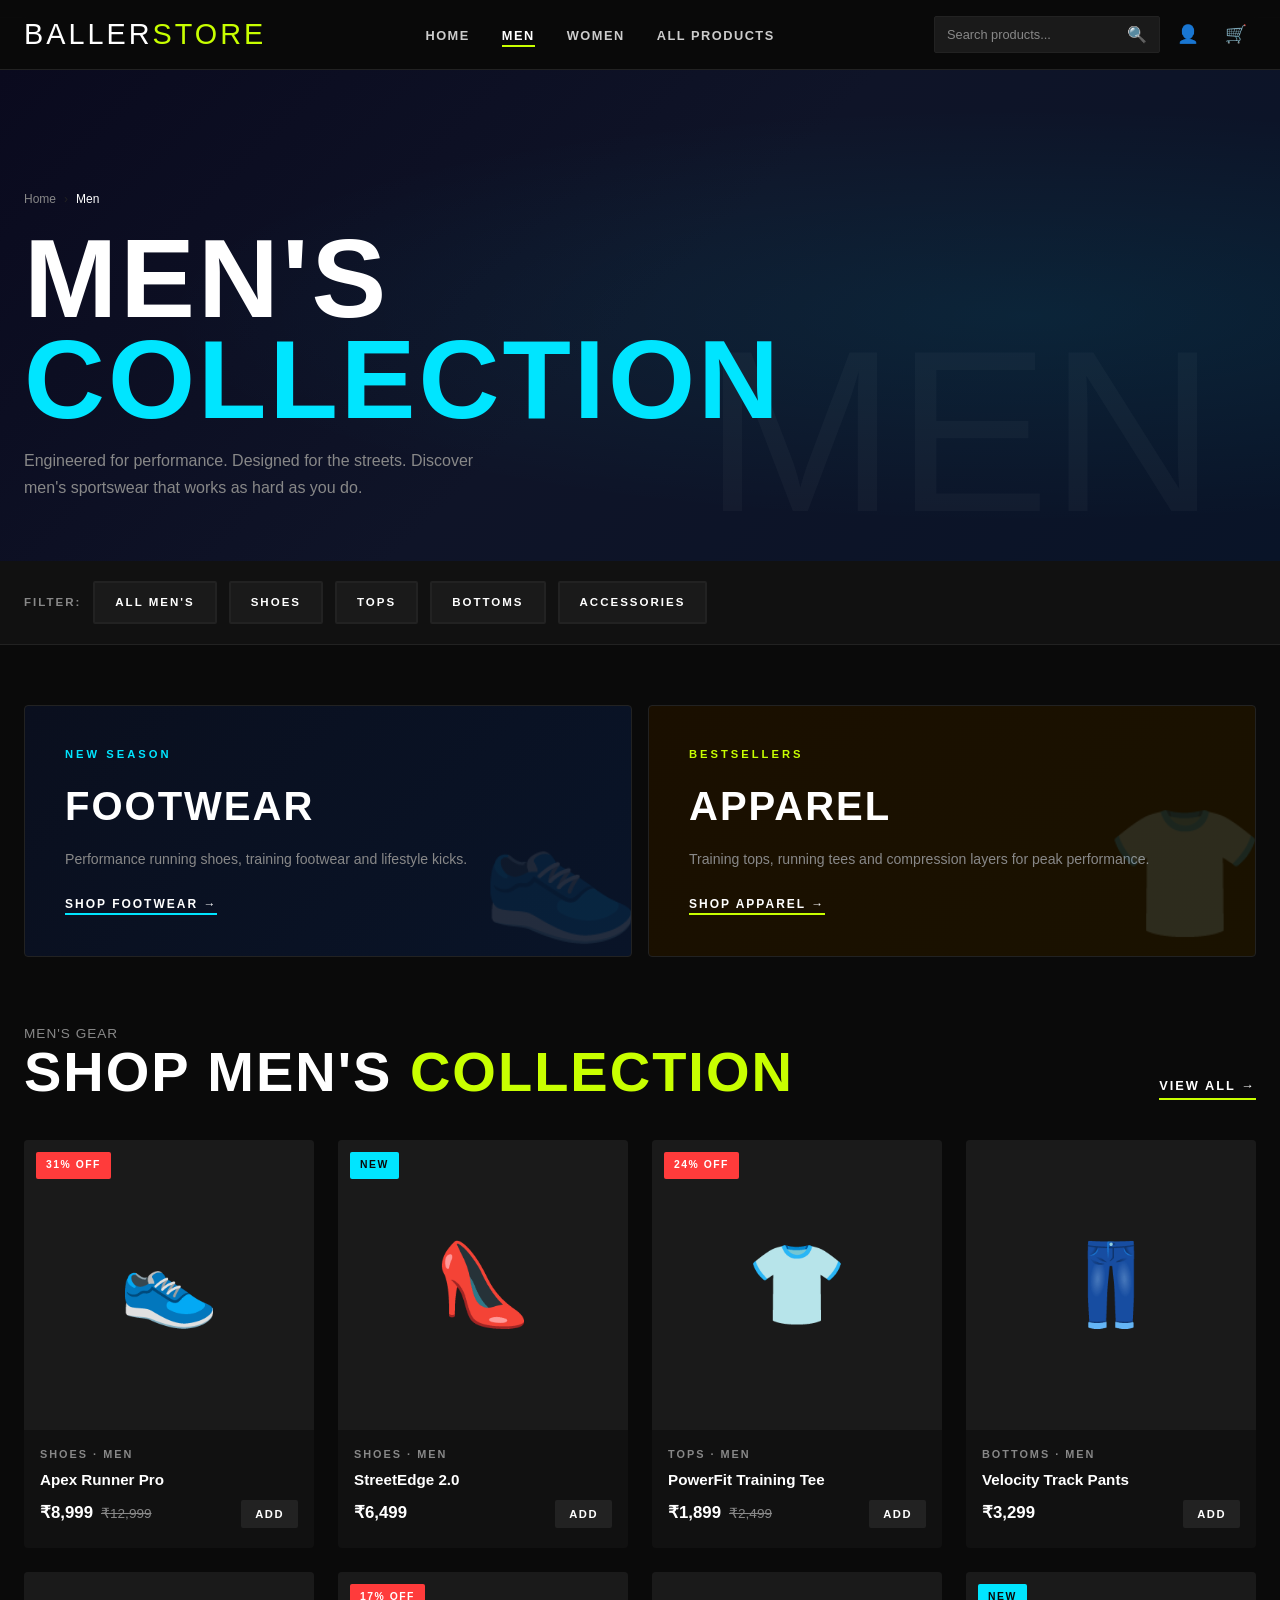
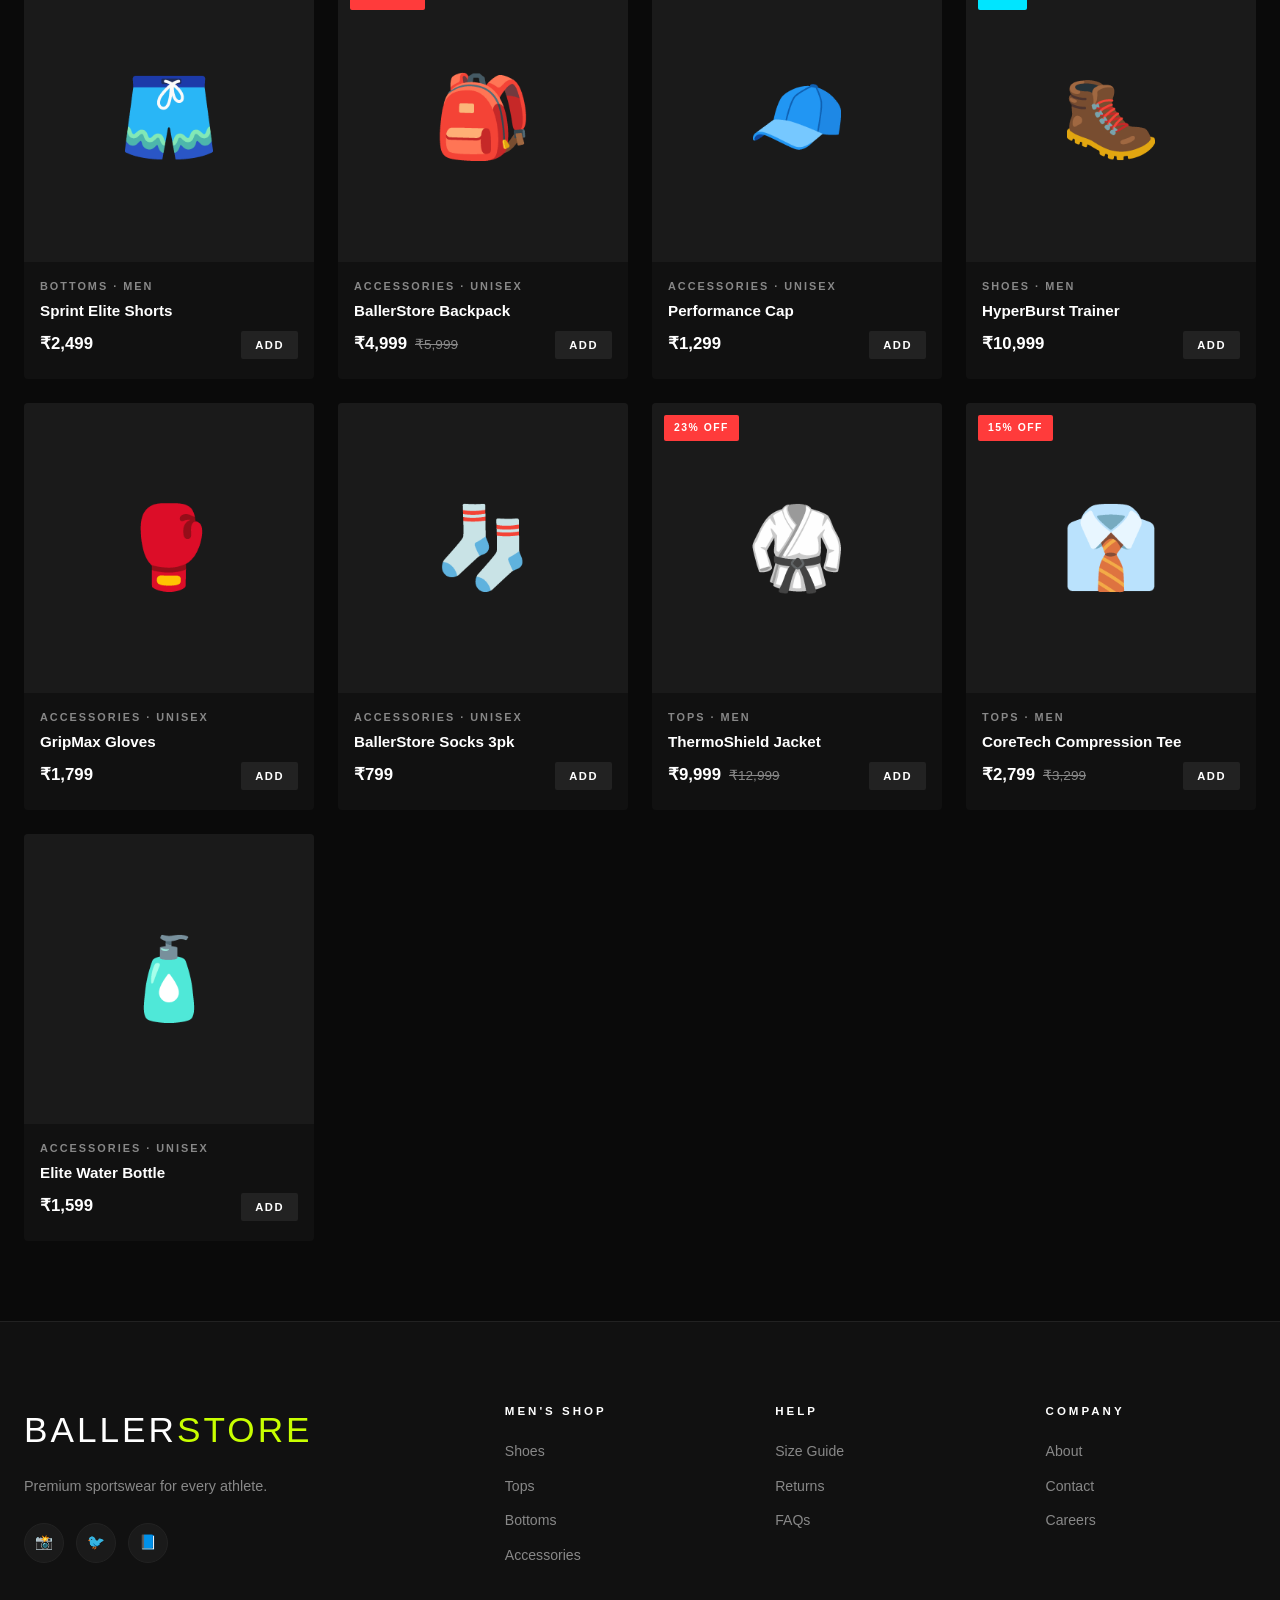
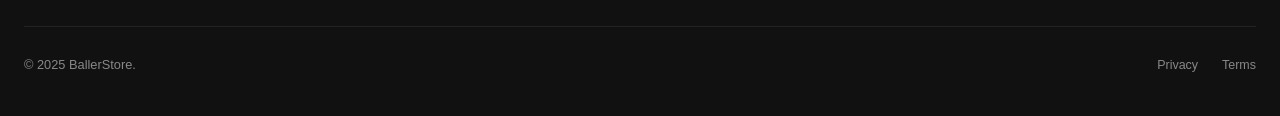
<file: men.html>
<!DOCTYPE html>
<html lang="en">
<head>
  <meta charset="UTF-8">
  <meta name="viewport" content="width=device-width, initial-scale=1.0">
  <title>Men's Collection — BallerStore</title>
  <link rel="stylesheet" href="styles.css">
  <link rel="icon" href="data:image/svg+xml,<svg xmlns='http://www.w3.org/2000/svg' viewBox='0 0 100 100'><text y='.9em' font-size='90'>⚡</text></svg>">



<!-- Google Tag Manager -->
<script>(function(w,d,s,l,i){w[l]=w[l]||[];w[l].push({'gtm.start':
new Date().getTime(),event:'gtm.js'});var f=d.getElementsByTagName(s)[0],
j=d.createElement(s),dl=l!='dataLayer'?'&l='+l:'';j.async=true;j.src=
'https://www.googletagmanager.com/gtm.js?id='+i+dl;f.parentNode.insertBefore(j,f);
})(window,document,'script','dataLayer','GTM-TRL3L2GH');</script>
<!-- End Google Tag Manager -->



</head>
<body data-gender="men">
  <!-- Google Tag Manager (noscript) -->
<noscript><iframe src="https://www.googletagmanager.com/ns.html?id=GTM-TRL3L2GH"
height="0" width="0" style="display:none;visibility:hidden"></iframe></noscript>
<!-- End Google Tag Manager (noscript) -->
  <div id="loader"><div class="loader-content"><div class="loader-logo">BALLER<span>STORE</span></div><div class="loader-bar"></div></div></div>
  <div id="toast-container"></div>

  <nav class="navbar">
    <div class="nav-inner">
      <a href="index.html" class="nav-logo">BALLER<span>STORE</span></a>
      <ul class="nav-links">
        <li><a href="index.html">Home</a></li>
        <li><a href="men.html" class="active">Men</a></li>
        <li><a href="women.html">Women</a></li>
        <li><a href="products.html">All Products</a></li>
      </ul>
      <div class="nav-actions">
        <form class="nav-search-form" onsubmit="return false;"><input type="text" placeholder="Search products..."><button type="submit">🔍</button></form>
        <a href="auth.html" class="nav-icon-btn auth-link" title="Login">👤</a>
        <a href="cart.html" class="nav-icon-btn" title="Cart">🛒<span class="cart-badge">0</span></a>
      </div>
      <div class="hamburger"><span></span><span></span><span></span></div>
    </div>
  </nav>
  <div class="mobile-nav">
    <form class="mobile-search" onsubmit="return false;"><input type="text" placeholder="Search..."><button type="submit">🔍</button></form>
    <a href="index.html">Home</a><a href="men.html">Men</a><a href="women.html">Women</a><a href="products.html">All Products</a><a href="cart.html">Cart</a><a href="auth.html">Login</a>
  </div>

  <main class="page-wrapper">
    <!-- HERO -->
    <div style="background:linear-gradient(135deg,#0a0a1e,#0f1428,#091428);padding:120px 0 60px;position:relative;overflow:hidden;">
      <div style="position:absolute;inset:0;background:radial-gradient(ellipse at 80% 50%,rgba(0,229,255,0.08) 0%,transparent 60%);"></div>
      <div style="position:absolute;top:50%;right:5%;font-family:var(--font-display);font-size:18vw;color:rgba(255,255,255,0.03);line-height:1;pointer-events:none;">MEN</div>
      <div class="container" style="position:relative;">
        <div class="page-breadcrumb">
          <a href="index.html">Home</a><span>›</span><span style="color:var(--white)">Men</span>
        </div>
        <h1 style="font-family:var(--font-display);font-size:clamp(3rem,9vw,7rem);letter-spacing:3px;line-height:0.9;margin-bottom:16px;">
          MEN'S<br><span style="color:var(--accent2)">COLLECTION</span>
        </h1>
        <p style="color:var(--gray);font-size:1rem;max-width:480px;line-height:1.7;">
          Engineered for performance. Designed for the streets. Discover men's sportswear that works as hard as you do.
        </p>
      </div>
    </div>

    <!-- QUICK CATEGORY FILTERS -->
    <div style="background:var(--dark);border-bottom:1px solid var(--dark3);padding:20px 0;">
      <div class="container">
        <div style="display:flex;gap:12px;flex-wrap:wrap;align-items:center;">
          <span style="font-size:0.72rem;font-weight:700;letter-spacing:2px;color:var(--gray);text-transform:uppercase;">Filter:</span>
          <a href="products.html?gender=men" class="btn btn-dark btn-sm">All Men's</a>
          <a href="products.html?gender=men&category=shoes" class="btn btn-dark btn-sm">Shoes</a>
          <a href="products.html?gender=men&category=tops" class="btn btn-dark btn-sm">Tops</a>
          <a href="products.html?gender=men&category=bottoms" class="btn btn-dark btn-sm">Bottoms</a>
          <a href="products.html?gender=men&category=accessories" class="btn btn-dark btn-sm">Accessories</a>
        </div>
      </div>
    </div>

    <!-- MEN HIGHLIGHTS -->
    <section style="padding:60px 0 0;">
      <div class="container">
        <div style="display:grid;grid-template-columns:1fr 1fr;gap:16px;margin-bottom:60px;">
          <div onclick="window.location='products.html?gender=men&category=shoes'" style="background:linear-gradient(135deg,#0a0f1e,#091428);border:1px solid var(--dark3);border-radius:4px;padding:40px;cursor:pointer;position:relative;overflow:hidden;transition:border-color .3s;" onmouseover="this.style.borderColor='var(--accent2)'" onmouseout="this.style.borderColor='var(--dark3)'">
            <div style="position:absolute;bottom:-20px;right:-10px;font-size:8rem;opacity:0.12;">👟</div>
            <div style="font-size:0.7rem;font-weight:700;letter-spacing:3px;color:var(--accent2);margin-bottom:10px;">NEW SEASON</div>
            <h2 style="font-family:var(--font-display);font-size:2.5rem;letter-spacing:2px;margin-bottom:10px;">FOOTWEAR</h2>
            <p style="color:var(--gray);font-size:.88rem;margin-bottom:20px;">Performance running shoes, training footwear and lifestyle kicks.</p>
            <span style="font-size:.75rem;font-weight:700;letter-spacing:2px;text-transform:uppercase;color:var(--white);border-bottom:2px solid var(--accent2);padding-bottom:2px;">Shop Footwear →</span>
          </div>
          <div onclick="window.location='products.html?gender=men&category=tops'" style="background:linear-gradient(135deg,#1a0f00,#1a1200);border:1px solid var(--dark3);border-radius:4px;padding:40px;cursor:pointer;position:relative;overflow:hidden;transition:border-color .3s;" onmouseover="this.style.borderColor='var(--accent)'" onmouseout="this.style.borderColor='var(--dark3)'">
            <div style="position:absolute;bottom:-20px;right:-10px;font-size:8rem;opacity:0.12;">👕</div>
            <div style="font-size:0.7rem;font-weight:700;letter-spacing:3px;color:var(--accent);margin-bottom:10px;">BESTSELLERS</div>
            <h2 style="font-family:var(--font-display);font-size:2.5rem;letter-spacing:2px;margin-bottom:10px;">APPAREL</h2>
            <p style="color:var(--gray);font-size:.88rem;margin-bottom:20px;">Training tops, running tees and compression layers for peak performance.</p>
            <span style="font-size:.75rem;font-weight:700;letter-spacing:2px;text-transform:uppercase;color:var(--white);border-bottom:2px solid var(--accent);padding-bottom:2px;">Shop Apparel →</span>
          </div>
        </div>
      </div>
    </section>

    <!-- PRODUCTS GRID -->
    <section style="padding:0 0 80px;">
      <div class="container">
        <div class="section-header reveal">
          <div>
            <div class="section-subtitle">Men's Gear</div>
            <h2 class="section-title">SHOP MEN'S <span>COLLECTION</span></h2>
          </div>
          <a href="products.html?gender=men" class="section-link">View All →</a>
        </div>
        <div class="products-grid" id="category-products-grid">
          <!-- Populated by JS -->
        </div>
      </div>
    </section>
  </main>

  <footer>
    <div class="container">
      <div class="footer-grid">
        <div class="footer-brand"><div class="footer-logo">BALLER<span>STORE</span></div><p class="footer-tagline">Premium sportswear for every athlete.</p><div class="footer-socials"><div class="social-icon">📸</div><div class="social-icon">🐦</div><div class="social-icon">📘</div></div></div>
        <div><div class="footer-col-title">Men's Shop</div><div class="footer-links"><a href="products.html?gender=men&category=shoes">Shoes</a><a href="products.html?gender=men&category=tops">Tops</a><a href="products.html?gender=men&category=bottoms">Bottoms</a><a href="products.html?gender=men&category=accessories">Accessories</a></div></div>
        <div><div class="footer-col-title">Help</div><div class="footer-links"><a href="#">Size Guide</a><a href="#">Returns</a><a href="#">FAQs</a></div></div>
        <div><div class="footer-col-title">Company</div><div class="footer-links"><a href="#">About</a><a href="#">Contact</a><a href="#">Careers</a></div></div>
      </div>
      <div class="footer-bottom"><div class="footer-copy">© 2025 BallerStore.</div><div class="footer-legal"><a href="#">Privacy</a><a href="#">Terms</a></div></div>
    </div>
  </footer>

  <script src="script.js"></script>



<!-- Google tag (gtag.js) -->
<script async src="https://www.googletagmanager.com/gtag/js?id=G-6EL9BB2M70"></script>
<script>
  window.dataLayer = window.dataLayer || [];
  function gtag(){dataLayer.push(arguments);}
  gtag('js', new Date());

  gtag('config', 'G-6EL9BB2M70');
</script>


  
</body>
</html>
</file>
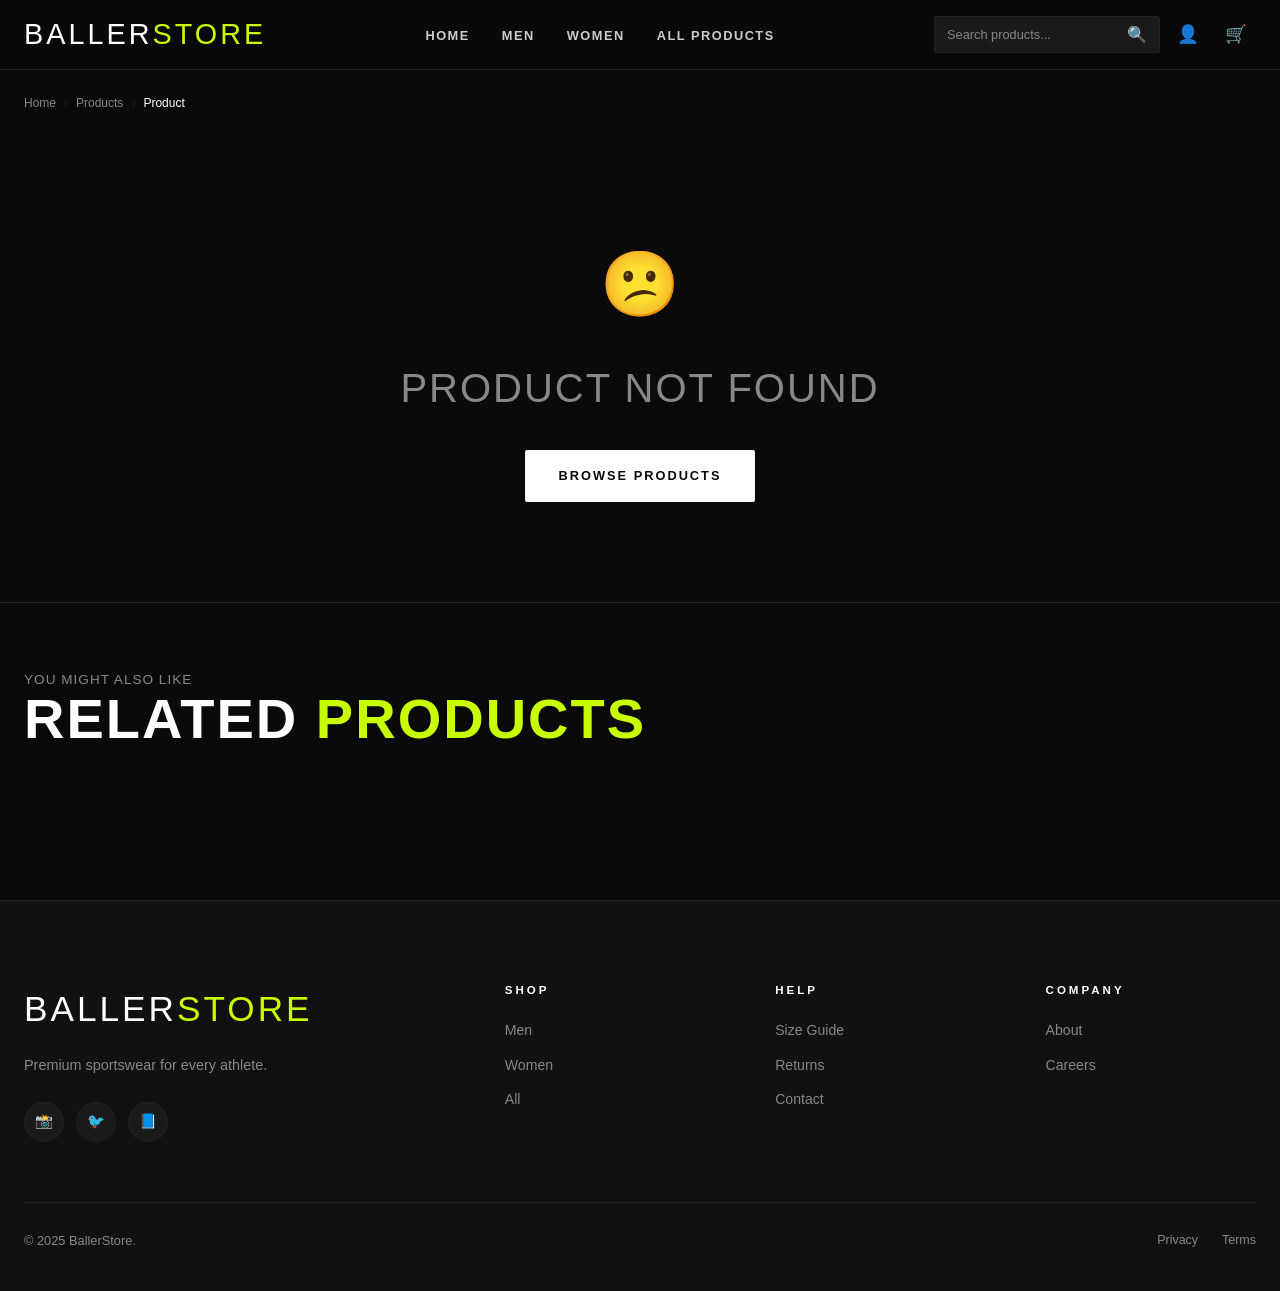
<file: product-detail.html>
<!DOCTYPE html>
<html lang="en">
<head>
  <meta charset="UTF-8">
  <meta name="viewport" content="width=device-width, initial-scale=1.0">
  <title>Product — BallerStore</title>
  <link rel="stylesheet" href="styles.css">
  <link rel="icon" href="data:image/svg+xml,<svg xmlns='http://www.w3.org/2000/svg' viewBox='0 0 100 100'><text y='.9em' font-size='90'>⚡</text></svg>">


  <!-- Google Tag Manager -->
<script>(function(w,d,s,l,i){w[l]=w[l]||[];w[l].push({'gtm.start':
new Date().getTime(),event:'gtm.js'});var f=d.getElementsByTagName(s)[0],
j=d.createElement(s),dl=l!='dataLayer'?'&l='+l:'';j.async=true;j.src=
'https://www.googletagmanager.com/gtm.js?id='+i+dl;f.parentNode.insertBefore(j,f);
})(window,document,'script','dataLayer','GTM-TRL3L2GH');</script>
<!-- End Google Tag Manager -->



</head>
<body>
  <!-- Google Tag Manager (noscript) -->
<noscript><iframe src="https://www.googletagmanager.com/ns.html?id=GTM-TRL3L2GH"
height="0" width="0" style="display:none;visibility:hidden"></iframe></noscript>
<!-- End Google Tag Manager (noscript) -->
  <div id="loader"><div class="loader-content"><div class="loader-logo">BALLER<span>STORE</span></div><div class="loader-bar"></div></div></div>
  <div id="toast-container"></div>

  <nav class="navbar">
    <div class="nav-inner">
      <a href="index.html" class="nav-logo">BALLER<span>STORE</span></a>
      <ul class="nav-links">
        <li><a href="index.html">Home</a></li>
        <li><a href="men.html">Men</a></li>
        <li><a href="women.html">Women</a></li>
        <li><a href="products.html">All Products</a></li>
      </ul>
      <div class="nav-actions">
        <form class="nav-search-form" onsubmit="return false;"><input type="text" placeholder="Search products..."><button type="submit">🔍</button></form>
        <a href="auth.html" class="nav-icon-btn auth-link" title="Login">👤</a>
        <a href="cart.html" class="nav-icon-btn" title="Cart">🛒<span class="cart-badge">0</span></a>
      </div>
      <div class="hamburger"><span></span><span></span><span></span></div>
    </div>
  </nav>
  <div class="mobile-nav">
    <form class="mobile-search" onsubmit="return false;"><input type="text" placeholder="Search..."><button type="submit">🔍</button></form>
    <a href="index.html">Home</a><a href="men.html">Men</a><a href="women.html">Women</a><a href="products.html">All Products</a><a href="cart.html">Cart</a><a href="auth.html">Login</a>
  </div>

  <main class="page-wrapper">
    <div class="container">
      <div style="padding:24px 0 0;">
        <div class="page-breadcrumb">
          <a href="index.html">Home</a>
          <span>›</span>
          <a href="products.html">Products</a>
          <span>›</span>
          <span style="color:var(--white)" id="breadcrumb-name">Product</span>
        </div>
      </div>
      <div id="product-detail-content">
        <!-- Populated by JS -->
        <div style="text-align:center;padding:100px 20px;color:var(--gray)">
          <div style="font-size:3rem;margin-bottom:16px;">⏳</div>
          <p>Loading product...</p>
        </div>
      </div>
    </div>

    <!-- RELATED PRODUCTS -->
    <section style="padding:0 0 80px;border-top:1px solid var(--dark3);">
      <div class="container">
        <div class="section-header reveal" style="margin-top:60px;">
          <div>
            <div class="section-subtitle">You Might Also Like</div>
            <h2 class="section-title">RELATED <span>PRODUCTS</span></h2>
          </div>
        </div>
        <div class="products-grid" id="related-products"></div>
      </div>
    </section>
  </main>

  <footer>
    <div class="container">
      <div class="footer-grid">
        <div class="footer-brand"><div class="footer-logo">BALLER<span>STORE</span></div><p class="footer-tagline">Premium sportswear for every athlete.</p><div class="footer-socials"><div class="social-icon">📸</div><div class="social-icon">🐦</div><div class="social-icon">📘</div></div></div>
        <div><div class="footer-col-title">Shop</div><div class="footer-links"><a href="men.html">Men</a><a href="women.html">Women</a><a href="products.html">All</a></div></div>
        <div><div class="footer-col-title">Help</div><div class="footer-links"><a href="#">Size Guide</a><a href="#">Returns</a><a href="#">Contact</a></div></div>
        <div><div class="footer-col-title">Company</div><div class="footer-links"><a href="#">About</a><a href="#">Careers</a></div></div>
      </div>
      <div class="footer-bottom"><div class="footer-copy">© 2025 BallerStore.</div><div class="footer-legal"><a href="#">Privacy</a><a href="#">Terms</a></div></div>
    </div>
  </footer>

  <script src="script.js"></script>



<!-- Google tag (gtag.js) -->
<script async src="https://www.googletagmanager.com/gtag/js?id=G-6EL9BB2M70"></script>
<script>
  window.dataLayer = window.dataLayer || [];
  function gtag(){dataLayer.push(arguments);}
  gtag('js', new Date());

  gtag('config', 'G-6EL9BB2M70');
</script>


  
  <script>
    // Update breadcrumb after product loads
    setTimeout(() => {
      const params = new URLSearchParams(window.location.search);
      const id = parseInt(params.get('id'));
      if (window.PRODUCTS) {
        const p = PRODUCTS.find(x => x.id === id);
        if (p) document.getElementById('breadcrumb-name').textContent = p.name;
      }
    }, 200);
  </script>
</body>
</html>
</file>
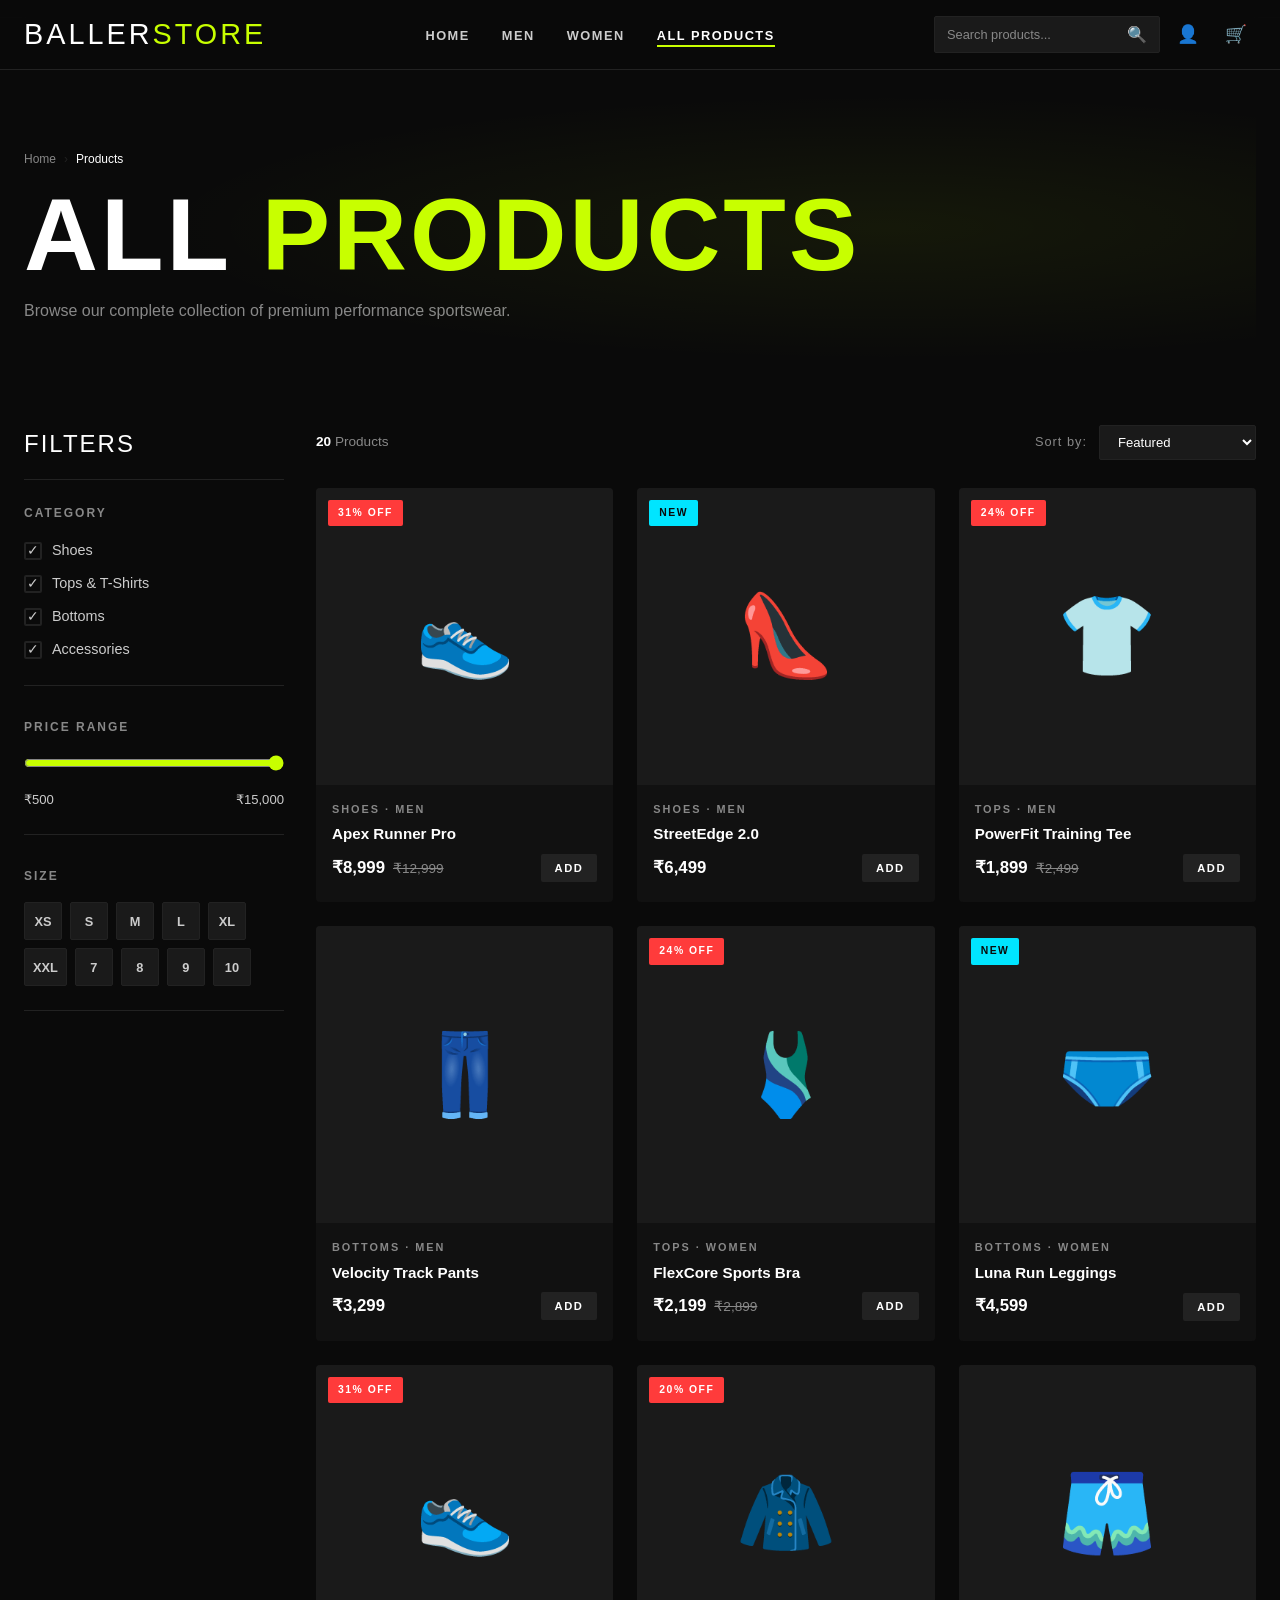
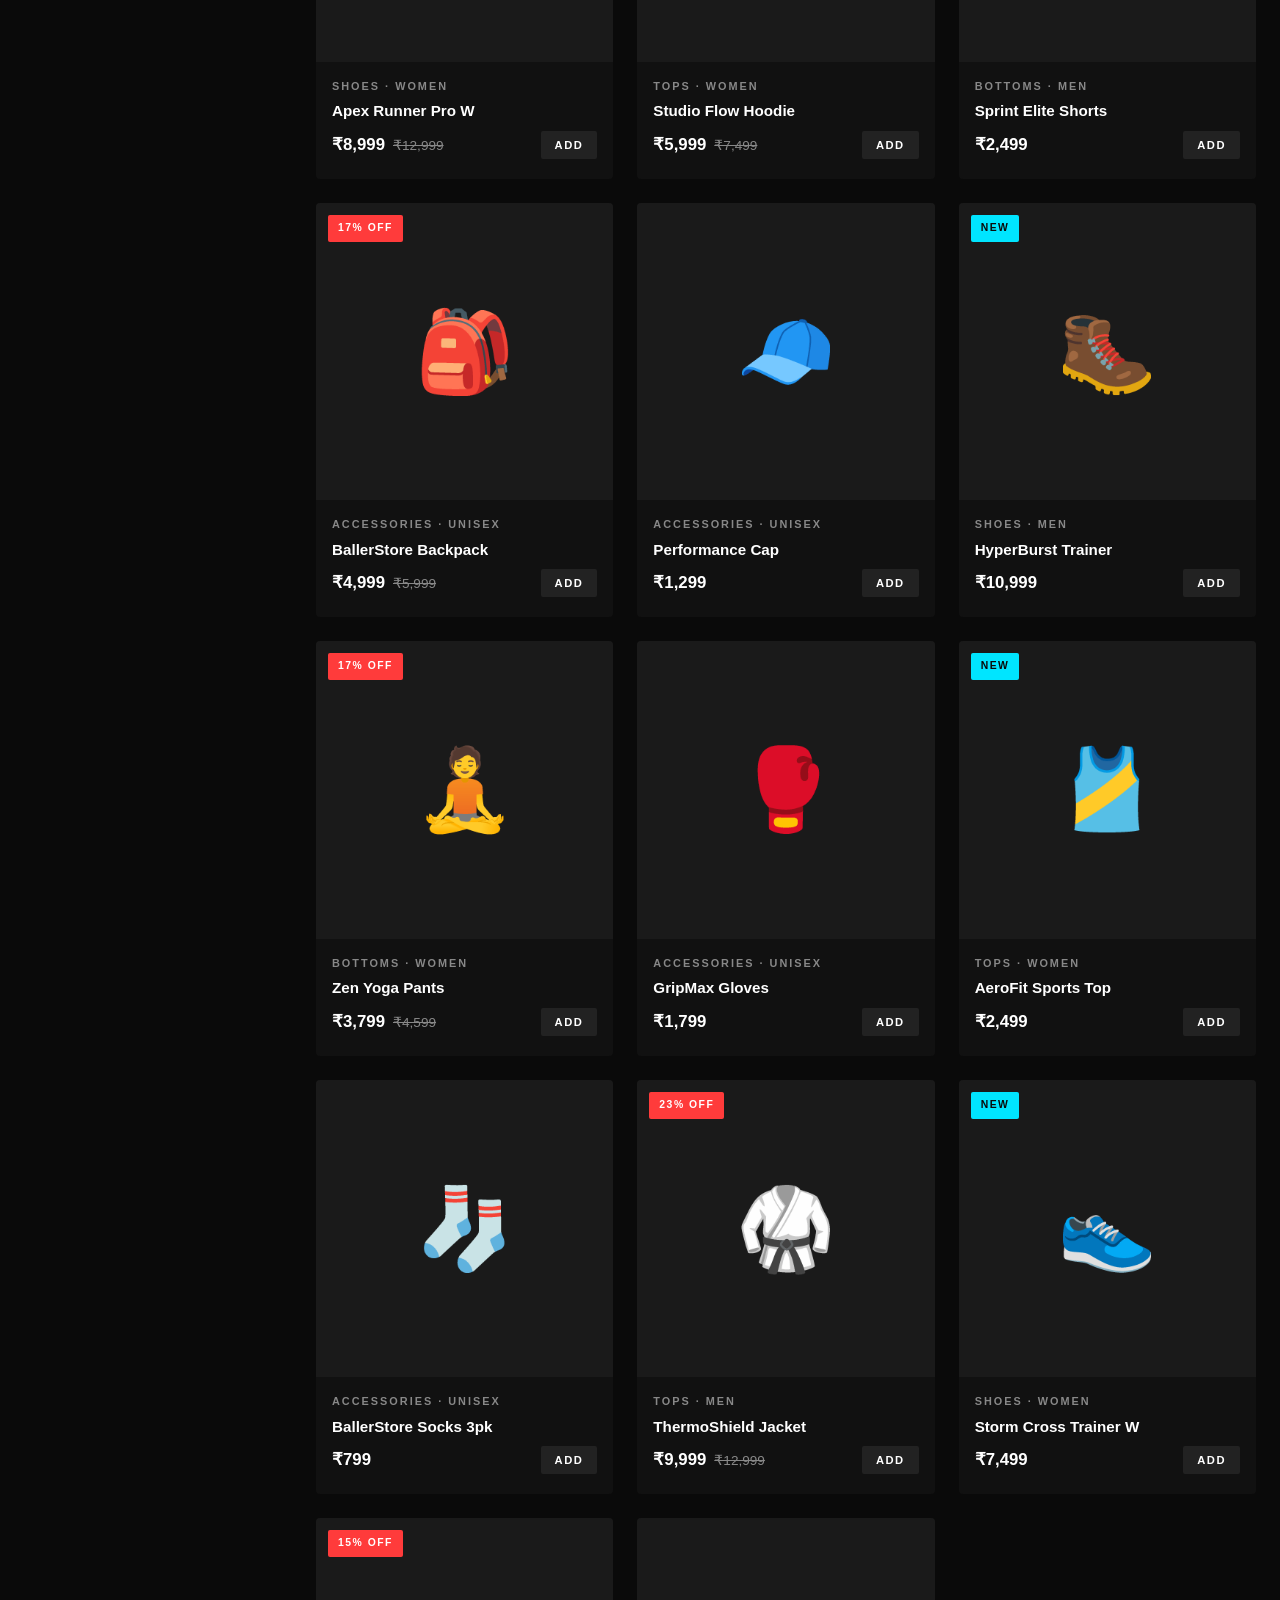
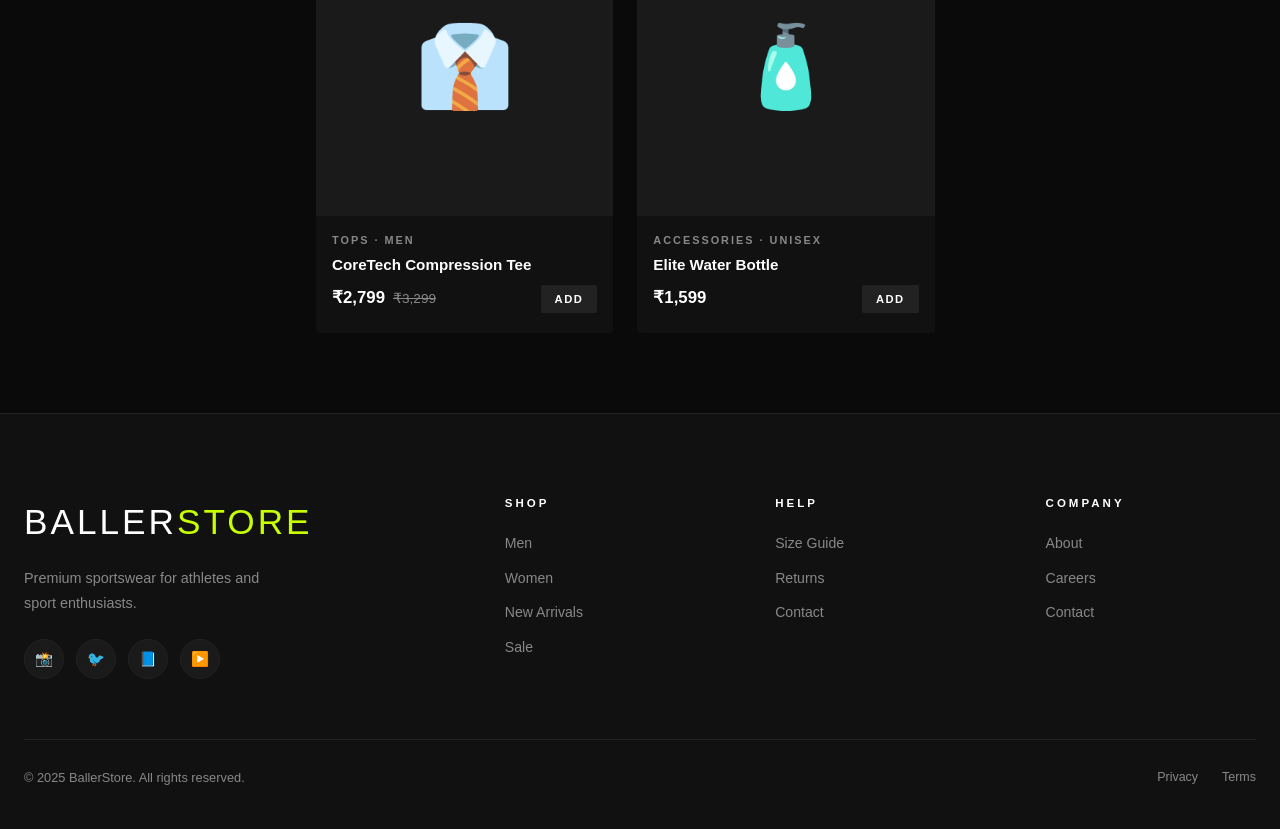
<file: products.html>
<!DOCTYPE html>
<html lang="en">
<head>
  <meta charset="UTF-8">
  <meta name="viewport" content="width=device-width, initial-scale=1.0">
  <title>All Products — BallerStore</title>
  <link rel="stylesheet" href="styles.css">
  <link rel="icon" href="data:image/svg+xml,<svg xmlns='http://www.w3.org/2000/svg' viewBox='0 0 100 100'><text y='.9em' font-size='90'>⚡</text></svg>">



<!-- Google Tag Manager -->
<script>(function(w,d,s,l,i){w[l]=w[l]||[];w[l].push({'gtm.start':
new Date().getTime(),event:'gtm.js'});var f=d.getElementsByTagName(s)[0],
j=d.createElement(s),dl=l!='dataLayer'?'&l='+l:'';j.async=true;j.src=
'https://www.googletagmanager.com/gtm.js?id='+i+dl;f.parentNode.insertBefore(j,f);
})(window,document,'script','dataLayer','GTM-TRL3L2GH');</script>
<!-- End Google Tag Manager -->


</head>
<body>
    <!-- Google Tag Manager (noscript) -->
<noscript><iframe src="https://www.googletagmanager.com/ns.html?id=GTM-TRL3L2GH"
height="0" width="0" style="display:none;visibility:hidden"></iframe></noscript>
<!-- End Google Tag Manager (noscript) -->
  <div id="loader"><div class="loader-content"><div class="loader-logo">BALLER<span>STORE</span></div><div class="loader-bar"></div></div></div>
  <div id="toast-container"></div>

  <nav class="navbar">
    <div class="nav-inner">
      <a href="index.html" class="nav-logo">BALLER<span>STORE</span></a>
      <ul class="nav-links">
        <li><a href="index.html">Home</a></li>
        <li><a href="men.html">Men</a></li>
        <li><a href="women.html">Women</a></li>
        <li><a href="products.html" class="active">All Products</a></li>
      </ul>
      <div class="nav-actions">
        <form class="nav-search-form" onsubmit="return false;">
          <input type="text" placeholder="Search products...">
          <button type="submit">🔍</button>
        </form>
        <a href="auth.html" class="nav-icon-btn auth-link" title="Login">👤</a>
        <a href="cart.html" class="nav-icon-btn" title="Cart">🛒<span class="cart-badge">0</span></a>
      </div>
      <div class="hamburger"><span></span><span></span><span></span></div>
    </div>
  </nav>
  <div class="mobile-nav">
    <form class="mobile-search" onsubmit="return false;"><input type="text" placeholder="Search products..."><button type="submit">🔍</button></form>
    <a href="index.html">Home</a>
    <a href="men.html">Men</a>
    <a href="women.html">Women</a>
    <a href="products.html">All Products</a>
    <a href="cart.html">Cart</a>
    <a href="auth.html">Login / Signup</a>
  </div>

  <main class="page-wrapper">
    <div class="container">
      <div class="category-hero">
        <div class="page-breadcrumb">
          <a href="index.html">Home</a>
          <span>›</span>
          <span style="color:var(--white)">Products</span>
        </div>
        <h1 class="category-hero-title" id="listing-title">ALL <span>PRODUCTS</span></h1>
        <p class="category-hero-desc">Browse our complete collection of premium performance sportswear.</p>
      </div>

      <div class="listing-page">
        <!-- FILTER SIDEBAR -->
        <aside class="filter-sidebar">
          <div class="filter-sidebar-title">FILTERS</div>

          <div class="filter-group">
            <div class="filter-group-title">Category</div>
            <div class="filter-options">
              <div class="filter-option" data-type="category" data-value="shoes">
                <div class="filter-checkbox">✓</div> Shoes
              </div>
              <div class="filter-option" data-type="category" data-value="tops">
                <div class="filter-checkbox">✓</div> Tops & T-Shirts
              </div>
              <div class="filter-option" data-type="category" data-value="bottoms">
                <div class="filter-checkbox">✓</div> Bottoms
              </div>
              <div class="filter-option" data-type="category" data-value="accessories">
                <div class="filter-checkbox">✓</div> Accessories
              </div>
            </div>
          </div>

          <div class="filter-group">
            <div class="filter-group-title">Price Range</div>
            <input type="range" id="price-range" min="500" max="15000" value="15000" step="100">
            <div class="price-range-display">
              <span>₹500</span>
              <span id="price-display">₹15,000</span>
            </div>
          </div>

          <div class="filter-group">
            <div class="filter-group-title">Size</div>
            <div class="filter-sizes">
              <button class="size-btn" data-size="XS">XS</button>
              <button class="size-btn" data-size="S">S</button>
              <button class="size-btn" data-size="M">M</button>
              <button class="size-btn" data-size="L">L</button>
              <button class="size-btn" data-size="XL">XL</button>
              <button class="size-btn" data-size="XXL">XXL</button>
              <button class="size-btn" data-size="7">7</button>
              <button class="size-btn" data-size="8">8</button>
              <button class="size-btn" data-size="9">9</button>
              <button class="size-btn" data-size="10">10</button>
            </div>
          </div>
        </aside>

        <!-- MAIN LISTING -->
        <div class="listing-main">
          <div class="listing-topbar">
            <div class="listing-count" id="products-count">Loading...</div>
            <div class="listing-sort">
              <label>Sort by:</label>
              <select id="sort-select">
                <option value="featured">Featured</option>
                <option value="newest">Newest</option>
                <option value="price-asc">Price: Low to High</option>
                <option value="price-desc">Price: High to Low</option>
                <option value="rating">Top Rated</option>
              </select>
            </div>
          </div>
          <div class="products-grid" id="products-grid">
            <!-- Populated by JS -->
          </div>
        </div>
      </div>
    </div>
  </main>

  <!-- FOOTER -->
  <footer>
    <div class="container">
      <div class="footer-grid">
        <div class="footer-brand">
          <div class="footer-logo">BALLER<span>STORE</span></div>
          <p class="footer-tagline">Premium sportswear for athletes and sport enthusiasts.</p>
          <div class="footer-socials">
            <div class="social-icon">📸</div><div class="social-icon">🐦</div><div class="social-icon">📘</div><div class="social-icon">▶️</div>
          </div>
        </div>
        <div><div class="footer-col-title">Shop</div><div class="footer-links"><a href="men.html">Men</a><a href="women.html">Women</a><a href="products.html">New Arrivals</a><a href="products.html">Sale</a></div></div>
        <div><div class="footer-col-title">Help</div><div class="footer-links"><a href="#">Size Guide</a><a href="#">Returns</a><a href="#">Contact</a></div></div>
        <div><div class="footer-col-title">Company</div><div class="footer-links"><a href="#">About</a><a href="#">Careers</a><a href="#">Contact</a></div></div>
      </div>
      <div class="footer-bottom">
        <div class="footer-copy">© 2025 BallerStore. All rights reserved.</div>
        <div class="footer-legal"><a href="#">Privacy</a><a href="#">Terms</a></div>
      </div>
    </div>
  </footer>

  <script src="script.js"></script>




<!-- Google tag (gtag.js) -->
<script async src="https://www.googletagmanager.com/gtag/js?id=G-6EL9BB2M70"></script>
<script>
  window.dataLayer = window.dataLayer || [];
  function gtag(){dataLayer.push(arguments);}
  gtag('js', new Date());

  gtag('config', 'G-6EL9BB2M70');
</script>


  
</body>
</html>
</file>
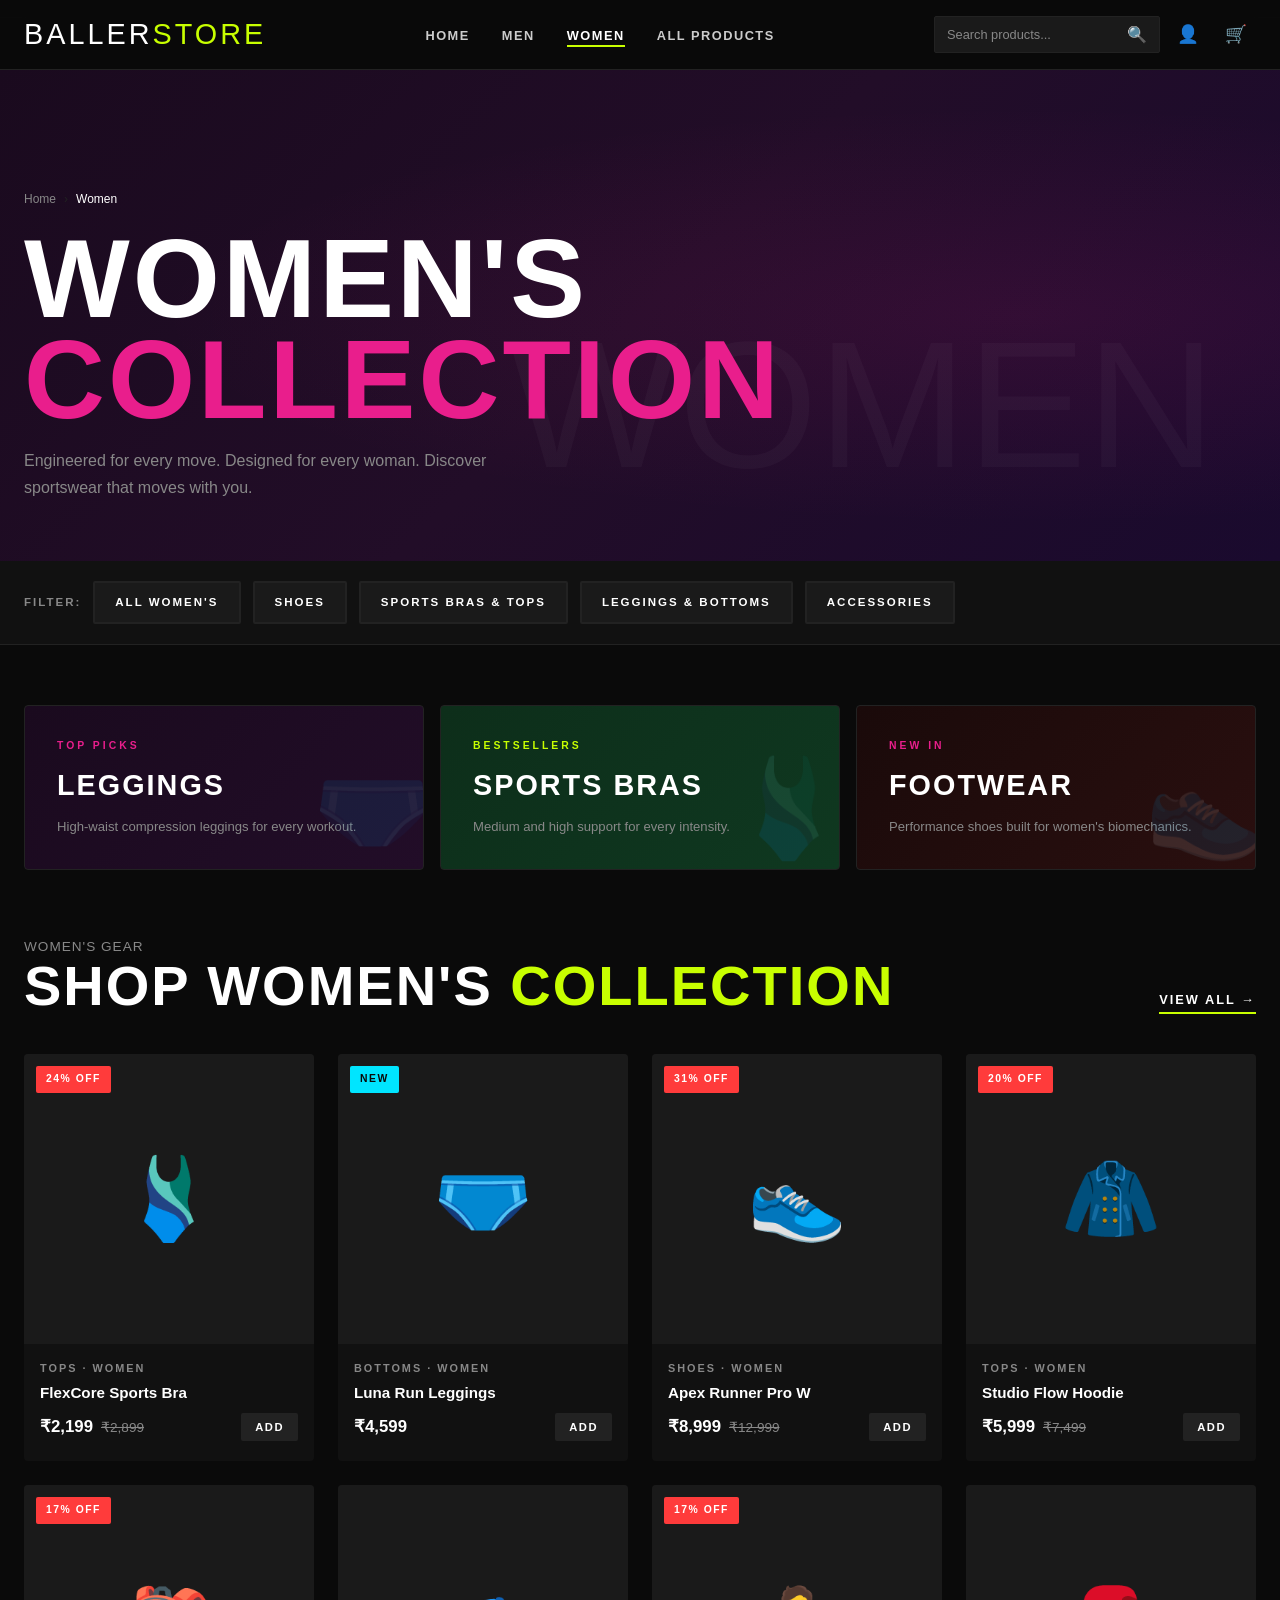
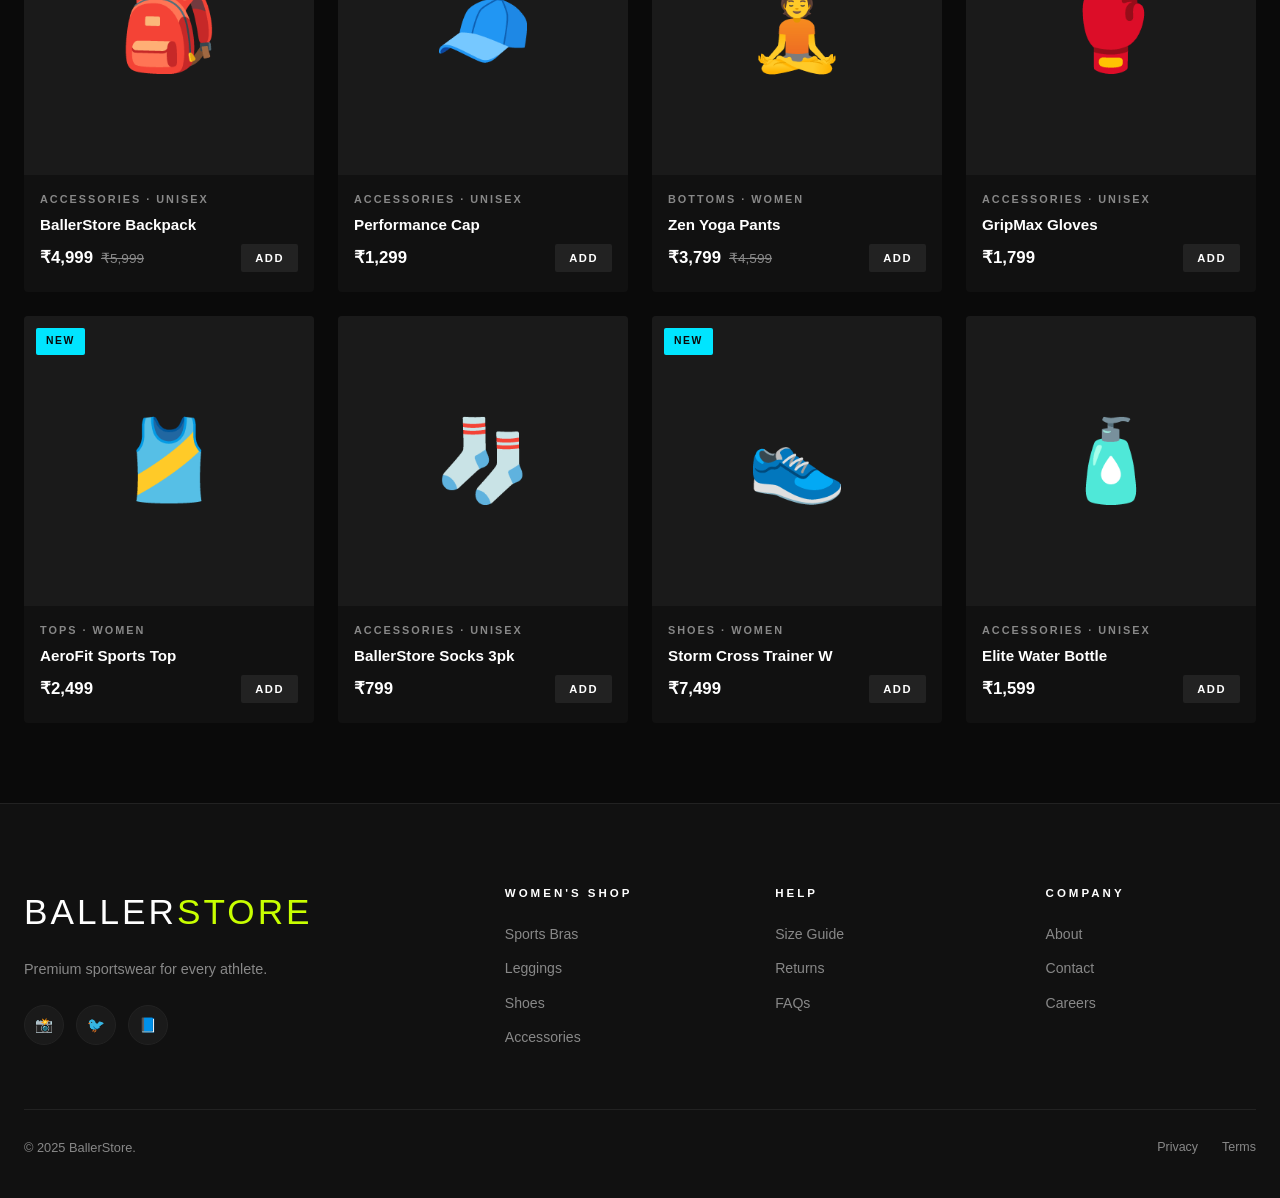
<file: women.html>
<!DOCTYPE html>
<html lang="en">
<head>
  <meta charset="UTF-8">
  <meta name="viewport" content="width=device-width, initial-scale=1.0">
  <title>Women's Collection — BallerStore</title>
  <link rel="stylesheet" href="styles.css">
  <link rel="icon" href="data:image/svg+xml,<svg xmlns='http://www.w3.org/2000/svg' viewBox='0 0 100 100'><text y='.9em' font-size='90'>⚡</text></svg>">



<!-- Google Tag Manager -->
<script>(function(w,d,s,l,i){w[l]=w[l]||[];w[l].push({'gtm.start':
new Date().getTime(),event:'gtm.js'});var f=d.getElementsByTagName(s)[0],
j=d.createElement(s),dl=l!='dataLayer'?'&l='+l:'';j.async=true;j.src=
'https://www.googletagmanager.com/gtm.js?id='+i+dl;f.parentNode.insertBefore(j,f);
})(window,document,'script','dataLayer','GTM-TRL3L2GH');</script>
<!-- End Google Tag Manager -->



</head>
<body data-gender="women">
  <!-- Google Tag Manager (noscript) -->
<noscript><iframe src="https://www.googletagmanager.com/ns.html?id=GTM-TRL3L2GH"
height="0" width="0" style="display:none;visibility:hidden"></iframe></noscript>
<!-- End Google Tag Manager (noscript) -->
  <div id="loader"><div class="loader-content"><div class="loader-logo">BALLER<span>STORE</span></div><div class="loader-bar"></div></div></div>
  <div id="toast-container"></div>

  <nav class="navbar">
    <div class="nav-inner">
      <a href="index.html" class="nav-logo">BALLER<span>STORE</span></a>
      <ul class="nav-links">
        <li><a href="index.html">Home</a></li>
        <li><a href="men.html">Men</a></li>
        <li><a href="women.html" class="active">Women</a></li>
        <li><a href="products.html">All Products</a></li>
      </ul>
      <div class="nav-actions">
        <form class="nav-search-form" onsubmit="return false;"><input type="text" placeholder="Search products..."><button type="submit">🔍</button></form>
        <a href="auth.html" class="nav-icon-btn auth-link" title="Login">👤</a>
        <a href="cart.html" class="nav-icon-btn" title="Cart">🛒<span class="cart-badge">0</span></a>
      </div>
      <div class="hamburger"><span></span><span></span><span></span></div>
    </div>
  </nav>
  <div class="mobile-nav">
    <form class="mobile-search" onsubmit="return false;"><input type="text" placeholder="Search..."><button type="submit">🔍</button></form>
    <a href="index.html">Home</a><a href="men.html">Men</a><a href="women.html">Women</a><a href="products.html">All Products</a><a href="cart.html">Cart</a><a href="auth.html">Login</a>
  </div>

  <main class="page-wrapper">
    <!-- HERO -->
    <div style="background:linear-gradient(135deg,#1a0a1e,#220d28,#1a0a2e);padding:120px 0 60px;position:relative;overflow:hidden;">
      <div style="position:absolute;inset:0;background:radial-gradient(ellipse at 80% 50%,rgba(233,30,140,0.1) 0%,transparent 60%);"></div>
      <div style="position:absolute;top:50%;right:5%;font-family:var(--font-display);font-size:14vw;color:rgba(255,255,255,0.03);line-height:1;pointer-events:none;">WOMEN</div>
      <div class="container" style="position:relative;">
        <div class="page-breadcrumb">
          <a href="index.html">Home</a><span>›</span><span style="color:var(--white)">Women</span>
        </div>
        <h1 style="font-family:var(--font-display);font-size:clamp(3rem,9vw,7rem);letter-spacing:3px;line-height:0.9;margin-bottom:16px;">
          WOMEN'S<br><span style="color:#e91e8c">COLLECTION</span>
        </h1>
        <p style="color:var(--gray);font-size:1rem;max-width:480px;line-height:1.7;">
          Engineered for every move. Designed for every woman. Discover sportswear that moves with you.
        </p>
      </div>
    </div>

    <!-- QUICK FILTERS -->
    <div style="background:var(--dark);border-bottom:1px solid var(--dark3);padding:20px 0;">
      <div class="container">
        <div style="display:flex;gap:12px;flex-wrap:wrap;align-items:center;">
          <span style="font-size:0.72rem;font-weight:700;letter-spacing:2px;color:var(--gray);text-transform:uppercase;">Filter:</span>
          <a href="products.html?gender=women" class="btn btn-dark btn-sm">All Women's</a>
          <a href="products.html?gender=women&category=shoes" class="btn btn-dark btn-sm">Shoes</a>
          <a href="products.html?gender=women&category=tops" class="btn btn-dark btn-sm">Sports Bras & Tops</a>
          <a href="products.html?gender=women&category=bottoms" class="btn btn-dark btn-sm">Leggings & Bottoms</a>
          <a href="products.html?gender=women&category=accessories" class="btn btn-dark btn-sm">Accessories</a>
        </div>
      </div>
    </div>

    <!-- HIGHLIGHTS -->
    <section style="padding:60px 0 0;">
      <div class="container">
        <div style="display:grid;grid-template-columns:1fr 1fr 1fr;gap:16px;margin-bottom:60px;">
          <div onclick="window.location='products.html?gender=women&category=bottoms'" style="background:linear-gradient(135deg,#1a0a1e,#220d28);border:1px solid var(--dark3);border-radius:4px;padding:32px;cursor:pointer;position:relative;overflow:hidden;transition:border-color .3s;" onmouseover="this.style.borderColor='#e91e8c'" onmouseout="this.style.borderColor='var(--dark3)'">
            <div style="position:absolute;bottom:-15px;right:-10px;font-size:6rem;opacity:0.12;">🩲</div>
            <div style="font-size:0.65rem;font-weight:700;letter-spacing:3px;color:#e91e8c;margin-bottom:8px;">TOP PICKS</div>
            <h3 style="font-family:var(--font-display);font-size:1.8rem;letter-spacing:2px;margin-bottom:8px;">LEGGINGS</h3>
            <p style="color:var(--gray);font-size:.82rem;">High-waist compression leggings for every workout.</p>
          </div>
          <div onclick="window.location='products.html?gender=women&category=tops'" style="background:linear-gradient(135deg,#0d2e1a,#0f3820);border:1px solid var(--dark3);border-radius:4px;padding:32px;cursor:pointer;position:relative;overflow:hidden;transition:border-color .3s;" onmouseover="this.style.borderColor='var(--accent)'" onmouseout="this.style.borderColor='var(--dark3)'">
            <div style="position:absolute;bottom:-15px;right:-10px;font-size:6rem;opacity:0.12;">🩱</div>
            <div style="font-size:0.65rem;font-weight:700;letter-spacing:3px;color:var(--accent);margin-bottom:8px;">BESTSELLERS</div>
            <h3 style="font-family:var(--font-display);font-size:1.8rem;letter-spacing:2px;margin-bottom:8px;">SPORTS BRAS</h3>
            <p style="color:var(--gray);font-size:.82rem;">Medium and high support for every intensity.</p>
          </div>
          <div onclick="window.location='products.html?gender=women&category=shoes'" style="background:linear-gradient(135deg,#1a0a0a,#2a0f0f);border:1px solid var(--dark3);border-radius:4px;padding:32px;cursor:pointer;position:relative;overflow:hidden;transition:border-color .3s;" onmouseover="this.style.borderColor='#e91e8c'" onmouseout="this.style.borderColor='var(--dark3)'">
            <div style="position:absolute;bottom:-15px;right:-10px;font-size:6rem;opacity:0.12;">👟</div>
            <div style="font-size:0.65rem;font-weight:700;letter-spacing:3px;color:#e91e8c;margin-bottom:8px;">NEW IN</div>
            <h3 style="font-family:var(--font-display);font-size:1.8rem;letter-spacing:2px;margin-bottom:8px;">FOOTWEAR</h3>
            <p style="color:var(--gray);font-size:.82rem;">Performance shoes built for women's biomechanics.</p>
          </div>
        </div>
      </div>
    </section>

    <!-- PRODUCTS -->
    <section style="padding:0 0 80px;">
      <div class="container">
        <div class="section-header reveal">
          <div>
            <div class="section-subtitle">Women's Gear</div>
            <h2 class="section-title">SHOP WOMEN'S <span>COLLECTION</span></h2>
          </div>
          <a href="products.html?gender=women" class="section-link">View All →</a>
        </div>
        <div class="products-grid" id="category-products-grid">
          <!-- Populated by JS -->
        </div>
      </div>
    </section>
  </main>

  <footer>
    <div class="container">
      <div class="footer-grid">
        <div class="footer-brand"><div class="footer-logo">BALLER<span>STORE</span></div><p class="footer-tagline">Premium sportswear for every athlete.</p><div class="footer-socials"><div class="social-icon">📸</div><div class="social-icon">🐦</div><div class="social-icon">📘</div></div></div>
        <div><div class="footer-col-title">Women's Shop</div><div class="footer-links"><a href="#">Sports Bras</a><a href="#">Leggings</a><a href="#">Shoes</a><a href="#">Accessories</a></div></div>
        <div><div class="footer-col-title">Help</div><div class="footer-links"><a href="#">Size Guide</a><a href="#">Returns</a><a href="#">FAQs</a></div></div>
        <div><div class="footer-col-title">Company</div><div class="footer-links"><a href="#">About</a><a href="#">Contact</a><a href="#">Careers</a></div></div>
      </div>
      <div class="footer-bottom"><div class="footer-copy">© 2025 BallerStore.</div><div class="footer-legal"><a href="#">Privacy</a><a href="#">Terms</a></div></div>
    </div>
  </footer>

  <script src="script.js"></script>




<!-- Google tag (gtag.js) -->
<script async src="https://www.googletagmanager.com/gtag/js?id=G-6EL9BB2M70"></script>
<script>
  window.dataLayer = window.dataLayer || [];
  function gtag(){dataLayer.push(arguments);}
  gtag('js', new Date());

  gtag('config', 'G-6EL9BB2M70');
</script>


  
</body>
</html>
</file>
<file: styles.css>
/* ========================================
   BALLERSTORE — MAIN STYLESHEET
   Premium Sportswear eCommerce
======================================== */

/* ---- CSS Variables ---- */
:root {
  --black: #0a0a0a;
  --dark: #111111;
  --dark2: #1a1a1a;
  --dark3: #222222;
  --mid: #333333;
  --gray: #888888;
  --light-gray: #cccccc;
  --off-white: #f0f0f0;
  --white: #ffffff;
  --accent: #c8ff00;
  --accent2: #00e5ff;
  --danger: #ff3b3b;
  --success: #00cc66;

  --font-display: 'Bebas Neue', 'Impact', sans-serif;
  --font-body: 'DM Sans', 'Segoe UI', sans-serif;
  --font-mono: 'Space Mono', monospace;

  --shadow-sm: 0 2px 8px rgba(0,0,0,0.3);
  --shadow-md: 0 8px 30px rgba(0,0,0,0.5);
  --shadow-lg: 0 20px 60px rgba(0,0,0,0.6);
  --transition: all 0.3s cubic-bezier(0.25, 0.46, 0.45, 0.94);
  --transition-fast: all 0.15s ease;

  --nav-height: 70px;
  --border-radius: 4px;
}

/* ---- Reset & Base ---- */
*, *::before, *::after { box-sizing: border-box; margin: 0; padding: 0; }

html { scroll-behavior: smooth; font-size: 16px; }

body {
  font-family: var(--font-body);
  background: var(--black);
  color: var(--white);
  line-height: 1.6;
  overflow-x: hidden;
}

a { text-decoration: none; color: inherit; }
ul { list-style: none; }
img { max-width: 100%; display: block; }
button { cursor: pointer; border: none; background: none; font-family: var(--font-body); }
input, select, textarea { font-family: var(--font-body); }

/* ---- Google Fonts Import ---- */
@import url('https://fonts.googleapis.com/css2?family=Bebas+Neue&family=DM+Sans:wght@300;400;500;600;700&family=Space+Mono:wght@400;700&display=swap');

/* ---- Loader ---- */
#loader {
  position: fixed;
  inset: 0;
  background: var(--black);
  display: flex;
  align-items: center;
  justify-content: center;
  z-index: 9999;
  transition: opacity 0.5s ease, visibility 0.5s ease;
}
#loader.hidden { opacity: 0; visibility: hidden; }
.loader-content {
  display: flex;
  flex-direction: column;
  align-items: center;
  gap: 20px;
}
.loader-logo {
  font-family: var(--font-display);
  font-size: 3rem;
  letter-spacing: 4px;
  color: var(--white);
}
.loader-logo span { color: var(--accent); }
.loader-bar {
  width: 200px;
  height: 2px;
  background: var(--dark3);
  border-radius: 2px;
  overflow: hidden;
}
.loader-bar::after {
  content: '';
  display: block;
  width: 0;
  height: 100%;
  background: var(--accent);
  animation: loadBar 1.2s ease forwards;
}
@keyframes loadBar {
  to { width: 100%; }
}

/* ---- Toast Notification ---- */
#toast-container {
  position: fixed;
  top: 90px;
  right: 20px;
  z-index: 8000;
  display: flex;
  flex-direction: column;
  gap: 10px;
}
.toast {
  background: var(--dark2);
  border: 1px solid var(--dark3);
  border-left: 4px solid var(--accent);
  color: var(--white);
  padding: 14px 20px;
  border-radius: var(--border-radius);
  display: flex;
  align-items: center;
  gap: 12px;
  min-width: 280px;
  box-shadow: var(--shadow-md);
  animation: slideInToast 0.35s ease forwards;
  font-size: 0.9rem;
  font-weight: 500;
}
.toast.removing { animation: slideOutToast 0.35s ease forwards; }
.toast .toast-icon { font-size: 1.2rem; }
@keyframes slideInToast {
  from { opacity: 0; transform: translateX(100%); }
  to { opacity: 1; transform: translateX(0); }
}
@keyframes slideOutToast {
  from { opacity: 1; transform: translateX(0); }
  to { opacity: 0; transform: translateX(100%); }
}

/* ---- Navigation ---- */
.navbar {
  position: fixed;
  top: 0;
  left: 0;
  right: 0;
  height: var(--nav-height);
  background: rgba(10,10,10,0.95);
  backdrop-filter: blur(20px);
  -webkit-backdrop-filter: blur(20px);
  border-bottom: 1px solid var(--dark3);
  z-index: 1000;
  transition: var(--transition);
}
.navbar.scrolled {
  background: rgba(10,10,10,0.98);
  box-shadow: 0 4px 30px rgba(0,0,0,0.5);
}
.nav-inner {
  max-width: 1400px;
  margin: 0 auto;
  height: 100%;
  display: flex;
  align-items: center;
  justify-content: space-between;
  padding: 0 24px;
  gap: 20px;
}
.nav-logo {
  font-family: var(--font-display);
  font-size: 1.8rem;
  letter-spacing: 3px;
  color: var(--white);
  flex-shrink: 0;
}
.nav-logo span { color: var(--accent); }
.nav-links {
  display: flex;
  align-items: center;
  gap: 32px;
}
.nav-links a {
  font-size: 0.8rem;
  font-weight: 600;
  letter-spacing: 1.5px;
  text-transform: uppercase;
  color: var(--light-gray);
  position: relative;
  transition: var(--transition-fast);
}
.nav-links a::after {
  content: '';
  position: absolute;
  bottom: -4px;
  left: 0;
  width: 0;
  height: 2px;
  background: var(--accent);
  transition: width 0.3s ease;
}
.nav-links a:hover, .nav-links a.active {
  color: var(--white);
}
.nav-links a:hover::after, .nav-links a.active::after { width: 100%; }

.nav-actions {
  display: flex;
  align-items: center;
  gap: 8px;
  flex-shrink: 0;
}
.nav-search-form {
  display: flex;
  align-items: center;
  background: var(--dark2);
  border: 1px solid var(--dark3);
  border-radius: 2px;
  overflow: hidden;
  transition: var(--transition);
}
.nav-search-form:focus-within {
  border-color: var(--accent);
}
.nav-search-form input {
  background: none;
  border: none;
  color: var(--white);
  padding: 8px 12px;
  font-size: 0.8rem;
  width: 180px;
  outline: none;
}
.nav-search-form input::placeholder { color: var(--gray); }
.nav-search-form button {
  background: none;
  border: none;
  color: var(--gray);
  padding: 8px 12px;
  font-size: 1rem;
  cursor: pointer;
  transition: var(--transition-fast);
}
.nav-search-form button:hover { color: var(--accent); }

.nav-icon-btn {
  position: relative;
  width: 40px;
  height: 40px;
  display: flex;
  align-items: center;
  justify-content: center;
  border-radius: 50%;
  transition: var(--transition-fast);
  color: var(--light-gray);
  font-size: 1.1rem;
}
.nav-icon-btn:hover {
  background: var(--dark2);
  color: var(--white);
}
.cart-badge {
  position: absolute;
  top: 4px;
  right: 4px;
  background: var(--accent);
  color: var(--black);
  font-size: 0.6rem;
  font-weight: 700;
  width: 16px;
  height: 16px;
  border-radius: 50%;
  display: flex;
  align-items: center;
  justify-content: center;
  transform: scale(0);
  transition: transform 0.2s ease;
}
.cart-badge.visible { transform: scale(1); }

.nav-btn {
  background: var(--white);
  color: var(--black);
  padding: 8px 18px;
  border-radius: 2px;
  font-size: 0.75rem;
  font-weight: 700;
  letter-spacing: 1px;
  text-transform: uppercase;
  transition: var(--transition);
}
.nav-btn:hover {
  background: var(--accent);
  color: var(--black);
}

.hamburger {
  display: none;
  flex-direction: column;
  gap: 5px;
  padding: 6px;
  cursor: pointer;
}
.hamburger span {
  display: block;
  width: 22px;
  height: 2px;
  background: var(--white);
  transition: var(--transition);
}

/* Mobile Nav */
.mobile-nav {
  position: fixed;
  top: var(--nav-height);
  left: 0;
  right: 0;
  background: var(--dark);
  border-bottom: 1px solid var(--dark3);
  z-index: 999;
  padding: 24px;
  transform: translateY(-110%);
  transition: transform 0.4s cubic-bezier(0.25, 0.46, 0.45, 0.94);
  display: flex;
  flex-direction: column;
  gap: 20px;
}
.mobile-nav.open { transform: translateY(0); }
.mobile-nav a {
  font-size: 1.2rem;
  font-weight: 600;
  letter-spacing: 2px;
  text-transform: uppercase;
  color: var(--light-gray);
  padding: 10px 0;
  border-bottom: 1px solid var(--dark3);
  transition: var(--transition-fast);
}
.mobile-nav a:hover { color: var(--accent); padding-left: 10px; }
.mobile-search {
  display: flex;
  background: var(--dark2);
  border: 1px solid var(--dark3);
  border-radius: 2px;
  overflow: hidden;
}
.mobile-search input {
  flex: 1;
  background: none;
  border: none;
  color: var(--white);
  padding: 10px 14px;
  font-size: 0.9rem;
  outline: none;
}
.mobile-search button {
  padding: 0 16px;
  color: var(--gray);
  font-size: 1rem;
}

/* ---- Shared Page Components ---- */
.page-wrapper { padding-top: var(--nav-height); min-height: 100vh; }

.container {
  max-width: 1400px;
  margin: 0 auto;
  padding: 0 24px;
}

.section-header {
  display: flex;
  align-items: flex-end;
  justify-content: space-between;
  margin-bottom: 40px;
  gap: 20px;
}
.section-title {
  font-family: var(--font-display);
  font-size: clamp(2rem, 5vw, 3.5rem);
  letter-spacing: 2px;
  line-height: 1;
}
.section-title span { color: var(--accent); }
.section-subtitle {
  font-size: 0.85rem;
  color: var(--gray);
  letter-spacing: 1px;
  text-transform: uppercase;
  margin-top: 6px;
}
.section-link {
  font-size: 0.8rem;
  font-weight: 700;
  letter-spacing: 2px;
  text-transform: uppercase;
  color: var(--white);
  display: flex;
  align-items: center;
  gap: 8px;
  white-space: nowrap;
  padding-bottom: 2px;
  border-bottom: 2px solid var(--accent);
  transition: var(--transition-fast);
}
.section-link:hover { color: var(--accent); gap: 14px; }

/* Btn Styles */
.btn {
  display: inline-flex;
  align-items: center;
  justify-content: center;
  gap: 8px;
  padding: 14px 32px;
  border-radius: 2px;
  font-size: 0.8rem;
  font-weight: 700;
  letter-spacing: 2px;
  text-transform: uppercase;
  transition: var(--transition);
  cursor: pointer;
}
.btn-primary {
  background: var(--white);
  color: var(--black);
  border: 2px solid var(--white);
}
.btn-primary:hover {
  background: var(--accent);
  border-color: var(--accent);
  transform: translateY(-2px);
  box-shadow: 0 8px 25px rgba(200,255,0,0.3);
}
.btn-accent {
  background: var(--accent);
  color: var(--black);
  border: 2px solid var(--accent);
}
.btn-accent:hover {
  background: transparent;
  color: var(--accent);
  transform: translateY(-2px);
}
.btn-outline {
  background: transparent;
  color: var(--white);
  border: 2px solid var(--white);
}
.btn-outline:hover {
  background: var(--white);
  color: var(--black);
  transform: translateY(-2px);
}
.btn-dark {
  background: var(--dark2);
  color: var(--white);
  border: 2px solid var(--dark3);
}
.btn-dark:hover {
  border-color: var(--accent);
  color: var(--accent);
}
.btn-full { width: 100%; }
.btn-sm { padding: 10px 20px; font-size: 0.72rem; }

/* ============================================================
   HOME PAGE STYLES
============================================================ */

/* Hero Section */
.hero {
  position: relative;
  height: 95vh;
  min-height: 600px;
  overflow: hidden;
  display: flex;
  align-items: flex-end;
}
.hero-slides { position: absolute; inset: 0; }
.hero-slide {
  position: absolute;
  inset: 0;
  opacity: 0;
  transition: opacity 1s ease;
  background-size: cover;
  background-position: center;
}
.hero-slide.active { opacity: 1; }
.hero-slide-1 {
  background: linear-gradient(135deg, #0a0a0a 0%, #1a1a1a 50%, #0d1f0d 100%);
}
.hero-slide-2 {
  background: linear-gradient(135deg, #0a0a18 0%, #0a1828 50%, #001830 100%);
}
.hero-slide-3 {
  background: linear-gradient(135deg, #1a0a0a 0%, #1a1010 50%, #2a0a0a 100%);
}

/* Animated geometric shapes */
.hero-shapes {
  position: absolute;
  inset: 0;
  overflow: hidden;
  pointer-events: none;
}
.hero-shape {
  position: absolute;
  border: 1px solid;
  animation: float 8s ease-in-out infinite;
}
.hero-shape-1 {
  width: 300px; height: 300px;
  top: 10%; right: 10%;
  border-color: rgba(200,255,0,0.15);
  transform: rotate(45deg);
  animation-delay: 0s;
}
.hero-shape-2 {
  width: 150px; height: 150px;
  top: 50%; right: 20%;
  border-color: rgba(200,255,0,0.1);
  transform: rotate(20deg);
  animation-delay: -3s;
}
.hero-shape-3 {
  width: 400px; height: 400px;
  bottom: -100px; right: -100px;
  border-color: rgba(255,255,255,0.05);
  border-radius: 50%;
  animation-delay: -5s;
}
@keyframes float {
  0%, 100% { transform: translateY(0) rotate(45deg); }
  50% { transform: translateY(-20px) rotate(50deg); }
}

/* Hero big background text */
.hero-bg-text {
  position: absolute;
  bottom: -30px;
  left: -10px;
  font-family: var(--font-display);
  font-size: clamp(100px, 20vw, 220px);
  color: rgba(255,255,255,0.04);
  letter-spacing: -5px;
  line-height: 1;
  user-select: none;
  pointer-events: none;
  white-space: nowrap;
}

.hero-content {
  position: relative;
  z-index: 2;
  padding: 0 24px 80px;
  max-width: 1400px;
  margin: 0 auto;
  width: 100%;
}
.hero-tag {
  display: inline-block;
  background: var(--accent);
  color: var(--black);
  font-size: 0.7rem;
  font-weight: 700;
  letter-spacing: 3px;
  text-transform: uppercase;
  padding: 6px 14px;
  margin-bottom: 20px;
  clip-path: polygon(0 0, calc(100% - 10px) 0, 100% 50%, calc(100% - 10px) 100%, 0 100%);
}
.hero-title {
  font-family: var(--font-display);
  font-size: clamp(3rem, 10vw, 8rem);
  line-height: 0.9;
  letter-spacing: -1px;
  margin-bottom: 24px;
}
.hero-title span { color: var(--accent); }
.hero-subtitle {
  font-size: clamp(0.9rem, 2vw, 1.1rem);
  color: var(--light-gray);
  max-width: 500px;
  margin-bottom: 36px;
  line-height: 1.7;
}
.hero-actions {
  display: flex;
  gap: 16px;
  flex-wrap: wrap;
}
.hero-indicator {
  position: absolute;
  bottom: 40px;
  right: 24px;
  display: flex;
  gap: 8px;
}
.hero-dot {
  width: 24px;
  height: 3px;
  background: var(--dark3);
  border-radius: 2px;
  cursor: pointer;
  transition: var(--transition-fast);
}
.hero-dot.active {
  background: var(--accent);
  width: 40px;
}
.hero-scroll {
  position: absolute;
  bottom: 40px;
  left: 50%;
  transform: translateX(-50%);
  display: flex;
  flex-direction: column;
  align-items: center;
  gap: 8px;
  font-size: 0.65rem;
  font-weight: 700;
  letter-spacing: 3px;
  text-transform: uppercase;
  color: var(--gray);
  animation: bounce 2s ease infinite;
}
.hero-scroll::after {
  content: '';
  width: 1px;
  height: 40px;
  background: linear-gradient(to bottom, var(--gray), transparent);
}
@keyframes bounce {
  0%, 100% { transform: translateX(-50%) translateY(0); }
  50% { transform: translateX(-50%) translateY(6px); }
}

/* Ticker */
.ticker {
  background: var(--accent);
  overflow: hidden;
  white-space: nowrap;
  padding: 12px 0;
}
.ticker-inner {
  display: inline-flex;
  gap: 60px;
  animation: ticker 30s linear infinite;
}
.ticker-item {
  font-family: var(--font-display);
  font-size: 0.9rem;
  letter-spacing: 3px;
  color: var(--black);
  display: flex;
  align-items: center;
  gap: 20px;
}
.ticker-item::after {
  content: '★';
  font-size: 0.7rem;
}
@keyframes ticker {
  from { transform: translateX(0); }
  to { transform: translateX(-50%); }
}

/* Category Grid */
.category-section { padding: 100px 0 80px; }
.category-grid {
  display: grid;
  grid-template-columns: repeat(4, 1fr);
  gap: 16px;
}
.category-card {
  position: relative;
  overflow: hidden;
  border-radius: var(--border-radius);
  aspect-ratio: 3/4;
  cursor: pointer;
}
.category-card.featured {
  grid-column: span 2;
  aspect-ratio: auto;
}
.category-card-bg {
  position: absolute;
  inset: 0;
  background-size: cover;
  background-position: center;
  transition: transform 0.6s cubic-bezier(0.25, 0.46, 0.45, 0.94);
}
.category-card:hover .category-card-bg {
  transform: scale(1.08);
}
.category-card-overlay {
  position: absolute;
  inset: 0;
  background: linear-gradient(to top, rgba(0,0,0,0.85) 0%, rgba(0,0,0,0.1) 60%);
  transition: var(--transition);
}
.category-card:hover .category-card-overlay {
  background: linear-gradient(to top, rgba(0,0,0,0.9) 0%, rgba(0,0,0,0.3) 60%);
}
.category-card-content {
  position: absolute;
  bottom: 24px;
  left: 24px;
  right: 24px;
}
.category-card-label {
  font-size: 0.7rem;
  font-weight: 700;
  letter-spacing: 3px;
  text-transform: uppercase;
  color: var(--accent);
  margin-bottom: 6px;
}
.category-card-title {
  font-family: var(--font-display);
  font-size: 2rem;
  letter-spacing: 2px;
  margin-bottom: 12px;
}
.category-card.featured .category-card-title {
  font-size: 3rem;
}
.category-card-cta {
  display: inline-flex;
  align-items: center;
  gap: 8px;
  font-size: 0.75rem;
  font-weight: 700;
  letter-spacing: 2px;
  text-transform: uppercase;
  color: var(--white);
  border-bottom: 2px solid var(--accent);
  padding-bottom: 2px;
  transition: var(--transition-fast);
  opacity: 0;
  transform: translateY(10px);
  transition: all 0.3s ease;
}
.category-card:hover .category-card-cta {
  opacity: 1;
  transform: translateY(0);
}

/* Category Background Colors */
.cat-men .category-card-bg {
  background: linear-gradient(135deg, #1a1a2e 0%, #16213e 50%, #0f3460 100%);
}
.cat-women .category-card-bg {
  background: linear-gradient(135deg, #2d1b2e 0%, #3d1c3d 50%, #4a1942 100%);
}
.cat-kids .category-card-bg {
  background: linear-gradient(135deg, #0d2e1a 0%, #0f3820 50%, #124a28 100%);
}
.cat-sports .category-card-bg {
  background: linear-gradient(135deg, #2e1a00 0%, #3d2400 50%, #4a2d00 100%);
}

/* Category Icon Decorations */
.cat-icon {
  position: absolute;
  top: 50%;
  left: 50%;
  transform: translate(-50%, -50%);
  font-size: 5rem;
  opacity: 0.12;
  pointer-events: none;
  transition: var(--transition);
}
.category-card:hover .cat-icon {
  opacity: 0.06;
  transform: translate(-50%, -50%) scale(1.2);
}

/* Product Section */
.products-section { padding: 80px 0; }
.products-grid {
  display: grid;
  grid-template-columns: repeat(auto-fill, minmax(280px, 1fr));
  gap: 24px;
}

/* Product Card */
.product-card {
  background: var(--dark);
  border-radius: var(--border-radius);
  overflow: hidden;
  cursor: pointer;
  position: relative;
  transition: transform 0.4s cubic-bezier(0.25, 0.46, 0.45, 0.94), box-shadow 0.4s ease;
}
.product-card:hover {
  transform: translateY(-8px);
  box-shadow: var(--shadow-lg);
}
.product-image-wrapper {
  position: relative;
  aspect-ratio: 1;
  overflow: hidden;
  background: var(--dark2);
}
.product-image {
  width: 100%;
  height: 100%;
  object-fit: cover;
  transition: transform 0.6s cubic-bezier(0.25, 0.46, 0.45, 0.94);
  display: flex;
  align-items: center;
  justify-content: center;
  background-size: cover;
  background-position: center;
}
/* SVG placeholder images for products */
.product-image-placeholder {
  width: 100%;
  height: 100%;
  display: flex;
  align-items: center;
  justify-content: center;
  font-size: 5rem;
  background: var(--dark2);
  transition: transform 0.6s cubic-bezier(0.25, 0.46, 0.45, 0.94);
}
.product-card:hover .product-image-placeholder {
  transform: scale(1.1);
}
.product-badge {
  position: absolute;
  top: 12px;
  left: 12px;
  background: var(--accent);
  color: var(--black);
  font-size: 0.65rem;
  font-weight: 700;
  letter-spacing: 1.5px;
  text-transform: uppercase;
  padding: 5px 10px;
  border-radius: 2px;
}
.product-badge.sale { background: var(--danger); color: var(--white); }
.product-badge.new { background: var(--accent2); color: var(--black); }
.product-actions {
  position: absolute;
  bottom: 12px;
  right: 12px;
  display: flex;
  flex-direction: column;
  gap: 8px;
  opacity: 0;
  transform: translateX(15px);
  transition: all 0.3s ease;
}
.product-card:hover .product-actions {
  opacity: 1;
  transform: translateX(0);
}
.product-action-btn {
  width: 38px;
  height: 38px;
  background: var(--white);
  border-radius: 50%;
  display: flex;
  align-items: center;
  justify-content: center;
  font-size: 1rem;
  color: var(--black);
  transition: var(--transition-fast);
  box-shadow: var(--shadow-sm);
}
.product-action-btn:hover { background: var(--accent); }

.product-info {
  padding: 16px 16px 20px;
}
.product-category {
  font-size: 0.68rem;
  font-weight: 700;
  letter-spacing: 2px;
  text-transform: uppercase;
  color: var(--gray);
  margin-bottom: 6px;
}
.product-name {
  font-size: 0.95rem;
  font-weight: 600;
  margin-bottom: 10px;
  color: var(--white);
  line-height: 1.3;
}
.product-price-row {
  display: flex;
  align-items: center;
  justify-content: space-between;
  gap: 10px;
}
.product-price {
  display: flex;
  align-items: baseline;
  gap: 8px;
}
.price-current {
  font-size: 1.05rem;
  font-weight: 700;
  color: var(--white);
}
.price-original {
  font-size: 0.85rem;
  color: var(--gray);
  text-decoration: line-through;
}
.add-to-cart-btn {
  background: var(--dark3);
  color: var(--white);
  border: none;
  padding: 8px 14px;
  font-size: 0.7rem;
  font-weight: 700;
  letter-spacing: 1.5px;
  text-transform: uppercase;
  border-radius: 2px;
  cursor: pointer;
  transition: var(--transition-fast);
  white-space: nowrap;
}
.add-to-cart-btn:hover {
  background: var(--accent);
  color: var(--black);
}
.add-to-cart-btn.adding {
  animation: addPop 0.4s ease;
}
@keyframes addPop {
  0% { transform: scale(1); }
  50% { transform: scale(0.9); background: var(--accent); color: var(--black); }
  100% { transform: scale(1); }
}

/* Feature Strips */
.features-strip {
  padding: 60px 0;
  border-top: 1px solid var(--dark3);
  border-bottom: 1px solid var(--dark3);
}
.features-grid {
  display: grid;
  grid-template-columns: repeat(4, 1fr);
  gap: 40px;
  text-align: center;
}
.feature-item { display: flex; flex-direction: column; align-items: center; gap: 12px; }
.feature-icon {
  width: 56px;
  height: 56px;
  background: var(--dark2);
  border-radius: 50%;
  display: flex;
  align-items: center;
  justify-content: center;
  font-size: 1.5rem;
  margin-bottom: 4px;
  border: 1px solid var(--dark3);
  transition: var(--transition);
}
.feature-item:hover .feature-icon {
  border-color: var(--accent);
  background: rgba(200,255,0,0.1);
}
.feature-title {
  font-size: 0.8rem;
  font-weight: 700;
  letter-spacing: 1.5px;
  text-transform: uppercase;
}
.feature-text { font-size: 0.8rem; color: var(--gray); }

/* Promo Banner */
.promo-banner {
  margin: 80px 0;
  position: relative;
  overflow: hidden;
  border-radius: var(--border-radius);
  background: linear-gradient(135deg, #0f1f0f, #0a280a);
  padding: 80px 60px;
  display: grid;
  grid-template-columns: 1fr 1fr;
  align-items: center;
  gap: 40px;
}
.promo-banner::before {
  content: '';
  position: absolute;
  inset: 0;
  background: radial-gradient(ellipse at 80% 50%, rgba(200,255,0,0.1) 0%, transparent 60%);
}
.promo-banner-text { position: relative; z-index: 1; }
.promo-tag {
  display: inline-block;
  font-size: 0.7rem;
  font-weight: 700;
  letter-spacing: 3px;
  text-transform: uppercase;
  color: var(--accent);
  margin-bottom: 16px;
}
.promo-title {
  font-family: var(--font-display);
  font-size: clamp(2rem, 5vw, 4rem);
  letter-spacing: 2px;
  line-height: 0.95;
  margin-bottom: 16px;
}
.promo-desc {
  color: var(--light-gray);
  margin-bottom: 32px;
  max-width: 400px;
  line-height: 1.7;
}
.promo-banner-visual {
  position: relative;
  z-index: 1;
  display: flex;
  justify-content: center;
  align-items: center;
  font-size: 10rem;
}
.promo-number {
  font-family: var(--font-display);
  font-size: clamp(80px, 15vw, 140px);
  color: var(--accent);
  line-height: 1;
  opacity: 0.9;
}

/* Brand Strip */
.brands-section {
  padding: 60px 0;
  text-align: center;
}
.brands-label {
  font-size: 0.72rem;
  font-weight: 700;
  letter-spacing: 3px;
  text-transform: uppercase;
  color: var(--gray);
  margin-bottom: 40px;
}
.brands-grid {
  display: flex;
  justify-content: center;
  align-items: center;
  gap: 60px;
  flex-wrap: wrap;
}
.brand-item {
  font-family: var(--font-display);
  font-size: 1.5rem;
  letter-spacing: 3px;
  color: var(--dark3);
  transition: var(--transition);
}
.brand-item:hover { color: var(--white); }

/* ============================================================
   PRODUCTS / LISTING PAGE
============================================================ */
.listing-page { display: flex; gap: 32px; padding: 40px 0 80px; }
.filter-sidebar {
  width: 260px;
  flex-shrink: 0;
  position: sticky;
  top: calc(var(--nav-height) + 20px);
  height: fit-content;
}
.filter-sidebar-title {
  font-family: var(--font-display);
  font-size: 1.5rem;
  letter-spacing: 2px;
  margin-bottom: 24px;
  padding-bottom: 16px;
  border-bottom: 1px solid var(--dark3);
}
.filter-group {
  margin-bottom: 32px;
  border-bottom: 1px solid var(--dark3);
  padding-bottom: 24px;
}
.filter-group-title {
  font-size: 0.75rem;
  font-weight: 700;
  letter-spacing: 2px;
  text-transform: uppercase;
  color: var(--gray);
  margin-bottom: 16px;
  display: flex;
  justify-content: space-between;
  cursor: pointer;
}
.filter-options { display: flex; flex-direction: column; gap: 10px; }
.filter-option {
  display: flex;
  align-items: center;
  gap: 10px;
  cursor: pointer;
  font-size: 0.9rem;
  color: var(--light-gray);
  transition: var(--transition-fast);
}
.filter-option:hover { color: var(--white); }
.filter-checkbox {
  width: 18px;
  height: 18px;
  border: 2px solid var(--dark3);
  border-radius: 2px;
  display: flex;
  align-items: center;
  justify-content: center;
  flex-shrink: 0;
  transition: var(--transition-fast);
}
.filter-option.active .filter-checkbox {
  background: var(--accent);
  border-color: var(--accent);
  color: var(--black);
  font-size: 0.7rem;
}
.filter-sizes {
  display: flex;
  flex-wrap: wrap;
  gap: 8px;
}
.size-btn {
  min-width: 38px;
  height: 38px;
  padding: 0 8px;
  background: var(--dark2);
  border: 1px solid var(--dark3);
  color: var(--light-gray);
  font-size: 0.8rem;
  font-weight: 600;
  border-radius: 2px;
  cursor: pointer;
  transition: var(--transition-fast);
  display: flex;
  align-items: center;
  justify-content: center;
}
.size-btn:hover, .size-btn.active {
  border-color: var(--accent);
  color: var(--accent);
}
.price-range-display {
  display: flex;
  justify-content: space-between;
  font-size: 0.82rem;
  color: var(--light-gray);
  margin-top: 10px;
}
input[type="range"] {
  width: 100%;
  accent-color: var(--accent);
  cursor: pointer;
}
.listing-main { flex: 1; min-width: 0; }
.listing-topbar {
  display: flex;
  align-items: center;
  justify-content: space-between;
  margin-bottom: 28px;
  flex-wrap: wrap;
  gap: 16px;
}
.listing-count { font-size: 0.85rem; color: var(--gray); }
.listing-count strong { color: var(--white); }
.listing-sort {
  display: flex;
  align-items: center;
  gap: 12px;
}
.listing-sort label { font-size: 0.8rem; color: var(--gray); letter-spacing: 1px; }
.listing-sort select {
  background: var(--dark2);
  border: 1px solid var(--dark3);
  color: var(--white);
  padding: 8px 14px;
  border-radius: 2px;
  font-size: 0.82rem;
  outline: none;
  cursor: pointer;
}
.listing-sort select:focus { border-color: var(--accent); }

/* ============================================================
   PRODUCT DETAIL PAGE
============================================================ */
.product-detail-layout {
  display: grid;
  grid-template-columns: 1fr 1fr;
  gap: 60px;
  padding: 60px 0 100px;
  align-items: start;
}
.product-detail-gallery { position: sticky; top: calc(var(--nav-height) + 20px); }
.gallery-main {
  aspect-ratio: 1;
  background: var(--dark2);
  border-radius: var(--border-radius);
  overflow: hidden;
  margin-bottom: 16px;
  display: flex;
  align-items: center;
  justify-content: center;
  font-size: 12rem;
  transition: var(--transition);
}
.gallery-thumbs {
  display: flex;
  gap: 12px;
}
.gallery-thumb {
  width: 80px;
  height: 80px;
  background: var(--dark2);
  border-radius: 2px;
  cursor: pointer;
  border: 2px solid transparent;
  transition: var(--transition-fast);
  display: flex;
  align-items: center;
  justify-content: center;
  font-size: 2rem;
}
.gallery-thumb.active, .gallery-thumb:hover { border-color: var(--accent); }

.product-detail-info {}
.product-detail-brand {
  font-size: 0.7rem;
  font-weight: 700;
  letter-spacing: 3px;
  text-transform: uppercase;
  color: var(--accent);
  margin-bottom: 10px;
}
.product-detail-name {
  font-family: var(--font-display);
  font-size: clamp(2rem, 4vw, 3rem);
  letter-spacing: 2px;
  margin-bottom: 20px;
  line-height: 1;
}
.product-detail-rating {
  display: flex;
  align-items: center;
  gap: 10px;
  margin-bottom: 20px;
}
.stars { color: var(--accent); font-size: 0.9rem; letter-spacing: 3px; }
.rating-text { font-size: 0.82rem; color: var(--gray); }
.product-detail-price {
  display: flex;
  align-items: baseline;
  gap: 16px;
  margin-bottom: 28px;
}
.detail-price-current {
  font-family: var(--font-display);
  font-size: 2.2rem;
  letter-spacing: 1px;
  color: var(--white);
}
.detail-price-original {
  font-size: 1.2rem;
  color: var(--gray);
  text-decoration: line-through;
}
.detail-price-discount {
  background: var(--danger);
  color: var(--white);
  font-size: 0.72rem;
  font-weight: 700;
  padding: 4px 8px;
  border-radius: 2px;
}

.detail-section-label {
  font-size: 0.72rem;
  font-weight: 700;
  letter-spacing: 2px;
  text-transform: uppercase;
  color: var(--gray);
  margin-bottom: 12px;
}
.detail-colors {
  display: flex;
  gap: 10px;
  margin-bottom: 28px;
  flex-wrap: wrap;
}
.color-swatch {
  width: 36px;
  height: 36px;
  border-radius: 50%;
  cursor: pointer;
  border: 3px solid transparent;
  transition: var(--transition-fast);
  box-shadow: var(--shadow-sm);
}
.color-swatch.active {
  border-color: var(--accent);
  transform: scale(1.1);
}
.detail-sizes {
  display: flex;
  flex-wrap: wrap;
  gap: 10px;
  margin-bottom: 32px;
}
.size-option {
  min-width: 52px;
  height: 52px;
  display: flex;
  align-items: center;
  justify-content: center;
  background: var(--dark2);
  border: 1.5px solid var(--dark3);
  color: var(--light-gray);
  font-size: 0.85rem;
  font-weight: 600;
  border-radius: 2px;
  cursor: pointer;
  transition: var(--transition-fast);
}
.size-option:hover, .size-option.active {
  border-color: var(--white);
  color: var(--white);
  background: var(--dark3);
}

.detail-qty-row {
  display: flex;
  align-items: center;
  gap: 24px;
  margin-bottom: 28px;
}
.qty-control {
  display: flex;
  align-items: center;
  border: 1.5px solid var(--dark3);
  border-radius: 2px;
  overflow: hidden;
}
.qty-btn {
  width: 44px;
  height: 44px;
  background: var(--dark2);
  color: var(--white);
  font-size: 1.2rem;
  display: flex;
  align-items: center;
  justify-content: center;
  cursor: pointer;
  transition: var(--transition-fast);
}
.qty-btn:hover { background: var(--dark3); color: var(--accent); }
.qty-value {
  width: 52px;
  text-align: center;
  font-weight: 700;
  font-size: 1rem;
}

.detail-add-btn {
  flex: 1;
  background: var(--white);
  color: var(--black);
  padding: 16px;
  font-size: 0.8rem;
  font-weight: 700;
  letter-spacing: 2px;
  text-transform: uppercase;
  border-radius: 2px;
  cursor: pointer;
  transition: var(--transition);
  display: flex;
  align-items: center;
  justify-content: center;
  gap: 10px;
}
.detail-add-btn:hover {
  background: var(--accent);
  transform: translateY(-2px);
  box-shadow: 0 8px 25px rgba(200,255,0,0.3);
}
.detail-wish-btn {
  width: 52px;
  height: 52px;
  background: var(--dark2);
  border: 1.5px solid var(--dark3);
  border-radius: 2px;
  display: flex;
  align-items: center;
  justify-content: center;
  font-size: 1.2rem;
  cursor: pointer;
  transition: var(--transition-fast);
  flex-shrink: 0;
}
.detail-wish-btn:hover { border-color: var(--danger); color: var(--danger); }
.detail-wish-btn.active { background: rgba(255,59,59,0.1); border-color: var(--danger); color: var(--danger); }

.product-detail-tabs {
  margin-top: 40px;
  border-top: 1px solid var(--dark3);
}
.tab-headers {
  display: flex;
  border-bottom: 1px solid var(--dark3);
}
.tab-header {
  padding: 16px 24px;
  font-size: 0.78rem;
  font-weight: 700;
  letter-spacing: 2px;
  text-transform: uppercase;
  color: var(--gray);
  cursor: pointer;
  border-bottom: 2px solid transparent;
  margin-bottom: -1px;
  transition: var(--transition-fast);
}
.tab-header.active {
  color: var(--white);
  border-bottom-color: var(--accent);
}
.tab-content { padding: 24px 0; display: none; }
.tab-content.active { display: block; }
.tab-content p { color: var(--light-gray); line-height: 1.8; font-size: 0.9rem; }
.tab-content ul { color: var(--light-gray); line-height: 2; font-size: 0.9rem; padding-left: 20px; list-style: disc; }

/* ============================================================
   CART PAGE
============================================================ */
.cart-layout {
  display: grid;
  grid-template-columns: 1fr 380px;
  gap: 40px;
  padding: 60px 0 100px;
  align-items: start;
}
.cart-title {
  font-family: var(--font-display);
  font-size: clamp(2rem, 5vw, 3.5rem);
  letter-spacing: 2px;
  margin-bottom: 32px;
}
.cart-items { display: flex; flex-direction: column; gap: 16px; }
.cart-item {
  display: grid;
  grid-template-columns: 120px 1fr;
  gap: 20px;
  background: var(--dark);
  border: 1px solid var(--dark3);
  border-radius: var(--border-radius);
  padding: 20px;
  transition: var(--transition-fast);
}
.cart-item:hover { border-color: var(--dark3); }
.cart-item-image {
  width: 120px;
  height: 120px;
  background: var(--dark2);
  border-radius: 2px;
  display: flex;
  align-items: center;
  justify-content: center;
  font-size: 3rem;
  flex-shrink: 0;
}
.cart-item-details { flex: 1; }
.cart-item-cat {
  font-size: 0.68rem;
  font-weight: 700;
  letter-spacing: 2px;
  text-transform: uppercase;
  color: var(--gray);
  margin-bottom: 4px;
}
.cart-item-name {
  font-size: 1rem;
  font-weight: 600;
  margin-bottom: 8px;
}
.cart-header-row {
  display: flex;
  align-items: center;
  justify-content: space-between;
  gap: 16px;
  margin-bottom: 12px;
}
.cart-clear-btn {
  display: none;
  align-items: center;
  justify-content: center;
  padding: 10px 14px;
  border: 1px solid rgba(255, 92, 92, 0.35);
  border-radius: 3px;
  background: transparent;
  color: var(--danger);
  font-size: 0.72rem;
  font-weight: 700;
  letter-spacing: 1.5px;
  text-transform: uppercase;
  cursor: pointer;
  transition: var(--transition-fast);
}
.cart-clear-btn:hover {
  background: rgba(255, 92, 92, 0.12);
  border-color: rgba(255, 92, 92, 0.6);
}
.cart-clear-btn:active { transform: translateY(1px); }
.cart-item-meta {
  display: flex;
  gap: 16px;
  font-size: 0.8rem;
  color: var(--gray);
  margin-bottom: 16px;
}
.cart-item-bottom {
  display: flex;
  align-items: center;
  justify-content: space-between;
  gap: 16px;
}
.cart-item-price {
  font-size: 1.1rem;
  font-weight: 700;
}
.cart-item-controls {
  display: flex;
  align-items: center;
  gap: 12px;
}
.cart-remove-btn {
  font-size: 0.72rem;
  font-weight: 700;
  letter-spacing: 1px;
  text-transform: uppercase;
  color: var(--danger);
  background: rgba(255, 92, 92, 0.12);
  border: 1px solid rgba(255, 92, 92, 0.35);
  border-radius: 3px;
  padding: 7px 10px;
  cursor: pointer;
  transition: var(--transition-fast);
}
.cart-remove-btn:hover {
  background: rgba(255, 92, 92, 0.22);
  border-color: rgba(255, 92, 92, 0.6);
}
.cart-remove-btn:active { transform: translateY(1px); }

.empty-cart {
  text-align: center;
  padding: 80px 20px;
}
.empty-cart-icon { font-size: 5rem; margin-bottom: 20px; opacity: 0.3; }
.empty-cart h3 {
  font-family: var(--font-display);
  font-size: 2rem;
  letter-spacing: 2px;
  margin-bottom: 12px;
  color: var(--gray);
}
.empty-cart p { color: var(--gray); margin-bottom: 32px; }

/* Cart Summary */
.cart-summary {
  background: var(--dark);
  border: 1px solid var(--dark3);
  border-radius: var(--border-radius);
  padding: 28px;
  position: sticky;
  top: calc(var(--nav-height) + 20px);
}
.cart-summary-title {
  font-family: var(--font-display);
  font-size: 1.5rem;
  letter-spacing: 2px;
  margin-bottom: 24px;
  padding-bottom: 16px;
  border-bottom: 1px solid var(--dark3);
}
.summary-row {
  display: flex;
  justify-content: space-between;
  align-items: center;
  padding: 10px 0;
  font-size: 0.9rem;
}
.summary-row.bold {
  font-weight: 700;
  font-size: 1rem;
  border-top: 1px solid var(--dark3);
  margin-top: 8px;
  padding-top: 16px;
}
.summary-row .label { color: var(--gray); }
.summary-row.bold .label { color: var(--white); }
.free-tag { color: var(--success); font-size: 0.8rem; font-weight: 600; }
.coupon-row {
  display: flex;
  gap: 8px;
  margin: 20px 0;
}
.coupon-input {
  flex: 1;
  background: var(--dark2);
  border: 1px solid var(--dark3);
  color: var(--white);
  padding: 10px 14px;
  border-radius: 2px;
  font-size: 0.85rem;
  outline: none;
}
.coupon-input:focus { border-color: var(--accent); }
.coupon-btn {
  background: var(--dark3);
  color: var(--white);
  padding: 10px 16px;
  border-radius: 2px;
  font-size: 0.78rem;
  font-weight: 600;
  cursor: pointer;
  transition: var(--transition-fast);
}
.coupon-btn:hover { background: var(--accent); color: var(--black); }
.checkout-btn-main {
  width: 100%;
  background: var(--accent);
  color: var(--black);
  padding: 16px;
  font-size: 0.82rem;
  font-weight: 700;
  letter-spacing: 2px;
  text-transform: uppercase;
  border-radius: 2px;
  cursor: pointer;
  transition: var(--transition);
  margin-top: 16px;
  display: flex;
  align-items: center;
  justify-content: center;
  gap: 10px;
}
.checkout-btn-main:hover {
  background: var(--white);
  transform: translateY(-2px);
  box-shadow: 0 8px 25px rgba(200,255,0,0.3);
}
.secure-badges {
  display: flex;
  align-items: center;
  justify-content: center;
  gap: 8px;
  margin-top: 16px;
  font-size: 0.72rem;
  color: var(--gray);
}

/* ============================================================
   CHECKOUT PAGE
============================================================ */
.checkout-layout {
  display: grid;
  grid-template-columns: 1fr 380px;
  gap: 40px;
  padding: 60px 0 100px;
  align-items: start;
}
.checkout-steps {
  display: flex;
  gap: 0;
  margin-bottom: 40px;
}
.checkout-step {
  display: flex;
  align-items: center;
  gap: 10px;
  flex: 1;
}
.step-num {
  width: 36px;
  height: 36px;
  border-radius: 50%;
  background: var(--dark2);
  border: 2px solid var(--dark3);
  display: flex;
  align-items: center;
  justify-content: center;
  font-size: 0.82rem;
  font-weight: 700;
  flex-shrink: 0;
  transition: var(--transition);
}
.checkout-step.active .step-num {
  background: var(--accent);
  color: var(--black);
  border-color: var(--accent);
}
.checkout-step.done .step-num {
  background: var(--success);
  border-color: var(--success);
}
.step-label { font-size: 0.75rem; font-weight: 600; letter-spacing: 1px; text-transform: uppercase; color: var(--gray); }
.checkout-step.active .step-label { color: var(--white); }
.step-line {
  flex: 1;
  height: 2px;
  background: var(--dark3);
  margin: 0 10px;
}
.form-section {
  background: var(--dark);
  border: 1px solid var(--dark3);
  border-radius: var(--border-radius);
  padding: 28px;
  margin-bottom: 16px;
}
.form-section-title {
  font-size: 0.78rem;
  font-weight: 700;
  letter-spacing: 2px;
  text-transform: uppercase;
  color: var(--white);
  margin-bottom: 20px;
  padding-bottom: 12px;
  border-bottom: 1px solid var(--dark3);
}
.form-row { display: grid; grid-template-columns: 1fr 1fr; gap: 16px; margin-bottom: 16px; }
.form-group { display: flex; flex-direction: column; gap: 6px; margin-bottom: 16px; }
.form-group label { font-size: 0.72rem; font-weight: 600; letter-spacing: 1px; text-transform: uppercase; color: var(--gray); }
.form-input {
  background: var(--dark2);
  border: 1px solid var(--dark3);
  color: var(--white);
  padding: 12px 16px;
  border-radius: 2px;
  font-size: 0.9rem;
  outline: none;
  transition: var(--transition-fast);
  width: 100%;
}
.form-input:focus { border-color: var(--accent); }
.form-input::placeholder { color: var(--gray); }
.payment-methods { display: flex; gap: 12px; margin-bottom: 20px; }
.payment-method {
  flex: 1;
  background: var(--dark2);
  border: 2px solid var(--dark3);
  border-radius: 2px;
  padding: 14px;
  cursor: pointer;
  text-align: center;
  transition: var(--transition-fast);
}
.payment-method.active { border-color: var(--accent); }
.payment-method-icon { font-size: 1.5rem; margin-bottom: 4px; }
.payment-method-label { font-size: 0.72rem; font-weight: 600; }
.checkout-order-summary { background: var(--dark); border: 1px solid var(--dark3); border-radius: var(--border-radius); padding: 28px; }
.mini-cart-items { display: flex; flex-direction: column; gap: 14px; margin-bottom: 20px; }
.mini-cart-item { display: flex; align-items: center; gap: 12px; }
.mini-item-img {
  width: 56px;
  height: 56px;
  background: var(--dark2);
  border-radius: 2px;
  display: flex;
  align-items: center;
  justify-content: center;
  font-size: 1.5rem;
  flex-shrink: 0;
}
.mini-item-name { font-size: 0.85rem; font-weight: 600; }
.mini-item-price { margin-left: auto; font-size: 0.85rem; font-weight: 700; flex-shrink: 0; }
.mini-item-qty { font-size: 0.72rem; color: var(--gray); }

/* ============================================================
   AUTH PAGE
============================================================ */
.auth-page {
  min-height: 100vh;
  display: grid;
  grid-template-columns: 1fr 1fr;
}
.auth-visual {
  background: linear-gradient(135deg, #0a0a0a, #111, #0a180a);
  position: relative;
  overflow: hidden;
  display: flex;
  align-items: center;
  justify-content: center;
  flex-direction: column;
  padding: 60px;
  text-align: center;
}
.auth-visual::before {
  content: '';
  position: absolute;
  inset: 0;
  background: radial-gradient(ellipse at center, rgba(200,255,0,0.08) 0%, transparent 60%);
}
.auth-visual-logo {
  font-family: var(--font-display);
  font-size: 3rem;
  letter-spacing: 4px;
  margin-bottom: 24px;
  position: relative;
}
.auth-visual-logo span { color: var(--accent); }
.auth-visual-text {
  font-family: var(--font-display);
  font-size: clamp(2.5rem, 5vw, 4rem);
  letter-spacing: 2px;
  line-height: 0.95;
  position: relative;
  margin-bottom: 20px;
}
.auth-visual-sub {
  color: var(--gray);
  font-size: 0.9rem;
  line-height: 1.7;
  position: relative;
  max-width: 340px;
}
.auth-bg-number {
  position: absolute;
  bottom: -40px;
  right: -20px;
  font-family: var(--font-display);
  font-size: 20rem;
  color: rgba(255,255,255,0.03);
  line-height: 1;
  pointer-events: none;
}
.auth-form-panel {
  background: var(--dark);
  display: flex;
  align-items: center;
  justify-content: center;
  padding: 60px 40px;
}
.auth-form-inner { width: 100%; max-width: 420px; }
.auth-tabs {
  display: flex;
  border-bottom: 1px solid var(--dark3);
  margin-bottom: 36px;
}
.auth-tab {
  flex: 1;
  padding: 14px;
  text-align: center;
  font-size: 0.78rem;
  font-weight: 700;
  letter-spacing: 2px;
  text-transform: uppercase;
  color: var(--gray);
  cursor: pointer;
  border-bottom: 2px solid transparent;
  margin-bottom: -1px;
  transition: var(--transition-fast);
}
.auth-tab.active { color: var(--white); border-bottom-color: var(--accent); }
.auth-form { display: none; }
.auth-form.active { display: block; }
.auth-title {
  font-family: var(--font-display);
  font-size: 2rem;
  letter-spacing: 2px;
  margin-bottom: 8px;
}
.auth-subtitle { font-size: 0.85rem; color: var(--gray); margin-bottom: 28px; }
.divider {
  display: flex;
  align-items: center;
  gap: 12px;
  margin: 20px 0;
  color: var(--gray);
  font-size: 0.75rem;
}
.divider::before, .divider::after {
  content: '';
  flex: 1;
  height: 1px;
  background: var(--dark3);
}
.social-logins { display: grid; grid-template-columns: 1fr 1fr; gap: 10px; margin-bottom: 20px; }
.social-btn {
  background: var(--dark2);
  border: 1px solid var(--dark3);
  color: var(--white);
  padding: 12px;
  border-radius: 2px;
  font-size: 0.8rem;
  font-weight: 600;
  cursor: pointer;
  transition: var(--transition-fast);
  display: flex;
  align-items: center;
  justify-content: center;
  gap: 8px;
}
.social-btn:hover { border-color: var(--accent); color: var(--accent); }
.auth-agree {
  font-size: 0.75rem;
  color: var(--gray);
  margin-top: 16px;
  text-align: center;
  line-height: 1.6;
}
.auth-agree a { color: var(--white); text-decoration: underline; }

/* ============================================================
   FOOTER
============================================================ */
footer {
  background: var(--dark);
  border-top: 1px solid var(--dark3);
  padding: 80px 0 40px;
}
.footer-grid {
  display: grid;
  grid-template-columns: 2fr repeat(3, 1fr);
  gap: 60px;
  margin-bottom: 60px;
}
.footer-brand {}
.footer-logo {
  font-family: var(--font-display);
  font-size: 2.2rem;
  letter-spacing: 3px;
  margin-bottom: 16px;
}
.footer-logo span { color: var(--accent); }
.footer-tagline {
  color: var(--gray);
  font-size: 0.9rem;
  line-height: 1.7;
  margin-bottom: 24px;
  max-width: 260px;
}
.footer-socials { display: flex; gap: 12px; }
.social-icon {
  width: 40px;
  height: 40px;
  background: var(--dark2);
  border: 1px solid var(--dark3);
  border-radius: 50%;
  display: flex;
  align-items: center;
  justify-content: center;
  font-size: 0.9rem;
  cursor: pointer;
  transition: var(--transition-fast);
}
.social-icon:hover { border-color: var(--accent); color: var(--accent); background: rgba(200,255,0,0.1); }
.footer-col-title {
  font-size: 0.72rem;
  font-weight: 700;
  letter-spacing: 3px;
  text-transform: uppercase;
  color: var(--white);
  margin-bottom: 20px;
}
.footer-links { display: flex; flex-direction: column; gap: 12px; }
.footer-links a {
  font-size: 0.88rem;
  color: var(--gray);
  transition: var(--transition-fast);
}
.footer-links a:hover { color: var(--white); padding-left: 6px; }
.footer-bottom {
  border-top: 1px solid var(--dark3);
  padding-top: 28px;
  display: flex;
  align-items: center;
  justify-content: space-between;
  gap: 20px;
  flex-wrap: wrap;
}
.footer-copy { font-size: 0.8rem; color: var(--gray); }
.footer-legal { display: flex; gap: 24px; }
.footer-legal a { font-size: 0.78rem; color: var(--gray); transition: var(--transition-fast); }
.footer-legal a:hover { color: var(--white); }
.footer-newsletter {
  background: var(--dark2);
  border: 1px solid var(--dark3);
  border-radius: var(--border-radius);
  padding: 28px;
  margin-bottom: 60px;
  display: flex;
  align-items: center;
  justify-content: space-between;
  gap: 24px;
  flex-wrap: wrap;
}
.newsletter-text h3 {
  font-family: var(--font-display);
  font-size: 1.4rem;
  letter-spacing: 2px;
  margin-bottom: 4px;
}
.newsletter-text p { font-size: 0.85rem; color: var(--gray); }
.newsletter-form { display: flex; gap: 10px; }
.newsletter-input {
  background: var(--dark3);
  border: 1px solid var(--mid);
  color: var(--white);
  padding: 12px 18px;
  border-radius: 2px;
  font-size: 0.9rem;
  outline: none;
  width: 260px;
  transition: var(--transition-fast);
}
.newsletter-input:focus { border-color: var(--accent); }
.newsletter-btn {
  background: var(--accent);
  color: var(--black);
  padding: 12px 22px;
  border-radius: 2px;
  font-size: 0.78rem;
  font-weight: 700;
  letter-spacing: 1.5px;
  text-transform: uppercase;
  cursor: pointer;
  transition: var(--transition-fast);
  white-space: nowrap;
}
.newsletter-btn:hover { background: var(--white); }

/* ============================================================
   PAGE-SPECIFIC: CATEGORY HERO
============================================================ */
.category-hero {
  padding: 80px 0 60px;
  position: relative;
  overflow: hidden;
}
.category-hero::before {
  content: '';
  position: absolute;
  inset: 0;
  background: radial-gradient(ellipse at 70% 50%, rgba(200,255,0,0.06) 0%, transparent 60%);
}
.category-hero-content { position: relative; }
.page-breadcrumb {
  display: flex;
  align-items: center;
  gap: 8px;
  font-size: 0.75rem;
  color: var(--gray);
  margin-bottom: 20px;
}
.page-breadcrumb a { color: var(--gray); transition: var(--transition-fast); }
.page-breadcrumb a:hover { color: var(--white); }
.page-breadcrumb span { color: var(--dark3); }
.category-hero-title {
  font-family: var(--font-display);
  font-size: clamp(3rem, 8vw, 7rem);
  letter-spacing: 3px;
  line-height: 0.9;
  margin-bottom: 16px;
}
.category-hero-title span { color: var(--accent); }
.category-hero-desc { font-size: 1rem; color: var(--gray); max-width: 500px; line-height: 1.7; }

/* Scroll Reveal Animations */
.reveal {
  opacity: 0;
  transform: translateY(40px);
  transition: opacity 0.7s ease, transform 0.7s cubic-bezier(0.25, 0.46, 0.45, 0.94);
}
.reveal.visible {
  opacity: 1;
  transform: translateY(0);
}
.reveal-delay-1 { transition-delay: 0.1s; }
.reveal-delay-2 { transition-delay: 0.2s; }
.reveal-delay-3 { transition-delay: 0.3s; }
.reveal-delay-4 { transition-delay: 0.4s; }

/* ============================================================
   RESPONSIVE
============================================================ */
@media (max-width: 1100px) {
  .category-grid { grid-template-columns: repeat(2, 1fr); }
  .category-card.featured { grid-column: span 2; }
  .features-grid { grid-template-columns: repeat(2, 1fr); gap: 24px; }
  .footer-grid { grid-template-columns: 1fr 1fr; gap: 40px; }
  .product-detail-layout { grid-template-columns: 1fr; gap: 40px; }
  .product-detail-gallery { position: static; }
}

@media (max-width: 900px) {
  .nav-links { display: none; }
  .nav-search-form { display: none; }
  .hamburger { display: flex; }
  .cart-layout { grid-template-columns: 1fr; }
  .checkout-layout { grid-template-columns: 1fr; }
  .promo-banner { grid-template-columns: 1fr; text-align: center; padding: 60px 30px; }
  .promo-banner-visual { display: none; }
  .listing-page { flex-direction: column; }
  .filter-sidebar { width: 100%; position: static; }
  .auth-page { grid-template-columns: 1fr; }
  .auth-visual { display: none; }
  .form-row { grid-template-columns: 1fr; }
}

@media (max-width: 640px) {
  .category-grid { grid-template-columns: 1fr 1fr; }
  .category-card.featured { grid-column: span 2; }
  .products-grid { grid-template-columns: repeat(2, 1fr); gap: 12px; }
  .hero-content { padding: 0 20px 60px; }
  .footer-grid { grid-template-columns: 1fr; gap: 30px; }
  .footer-newsletter { flex-direction: column; text-align: center; }
  .newsletter-form { flex-direction: column; width: 100%; }
  .newsletter-input { width: 100%; }
  .section-header { flex-direction: column; align-items: flex-start; }
  .cart-item { grid-template-columns: 80px 1fr; }
  .cart-item-image { width: 80px; height: 80px; font-size: 2rem; }
}

@media (max-width: 480px) {
  .products-grid { grid-template-columns: 1fr; }
  .category-grid { grid-template-columns: 1fr; }
  .category-card.featured { grid-column: span 1; }
  .hero-actions { flex-direction: column; }
  .checkout-steps { flex-wrap: wrap; gap: 12px; }
  .payment-methods { flex-direction: column; }
}
</file>
